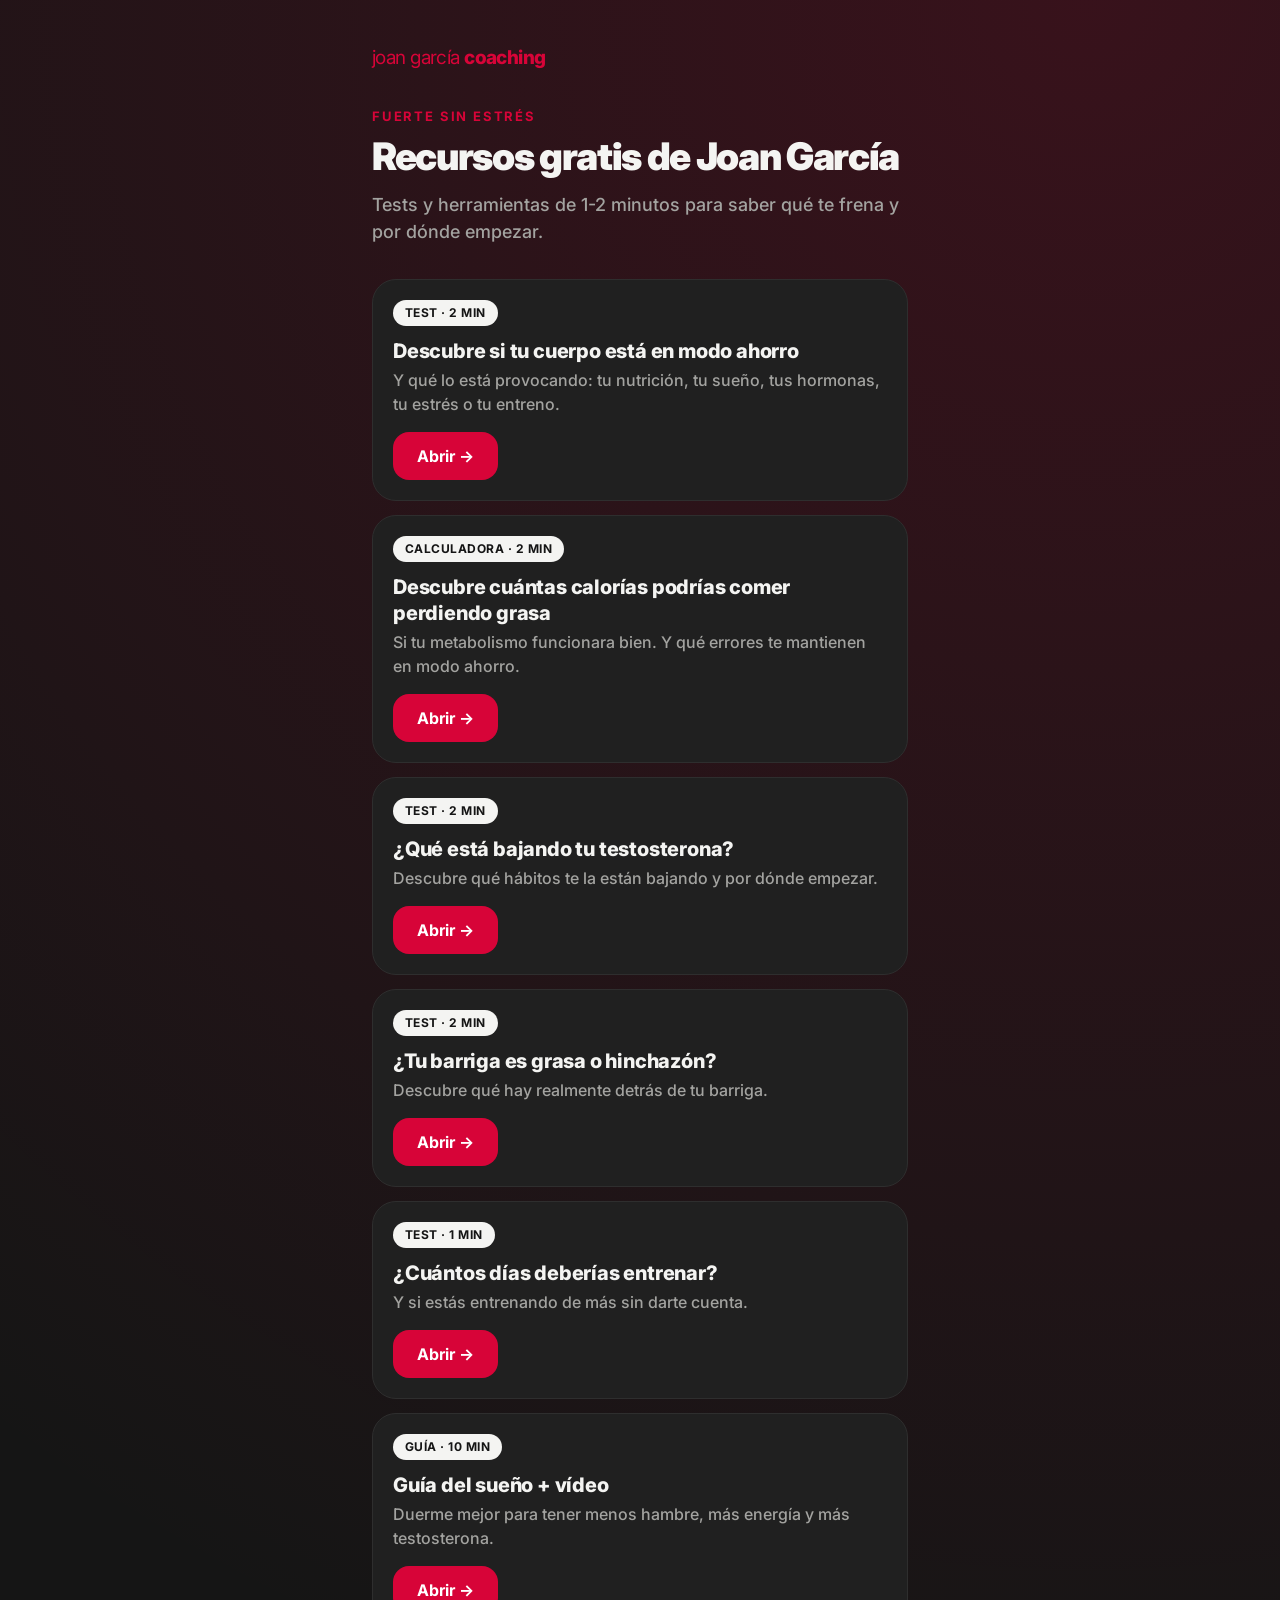
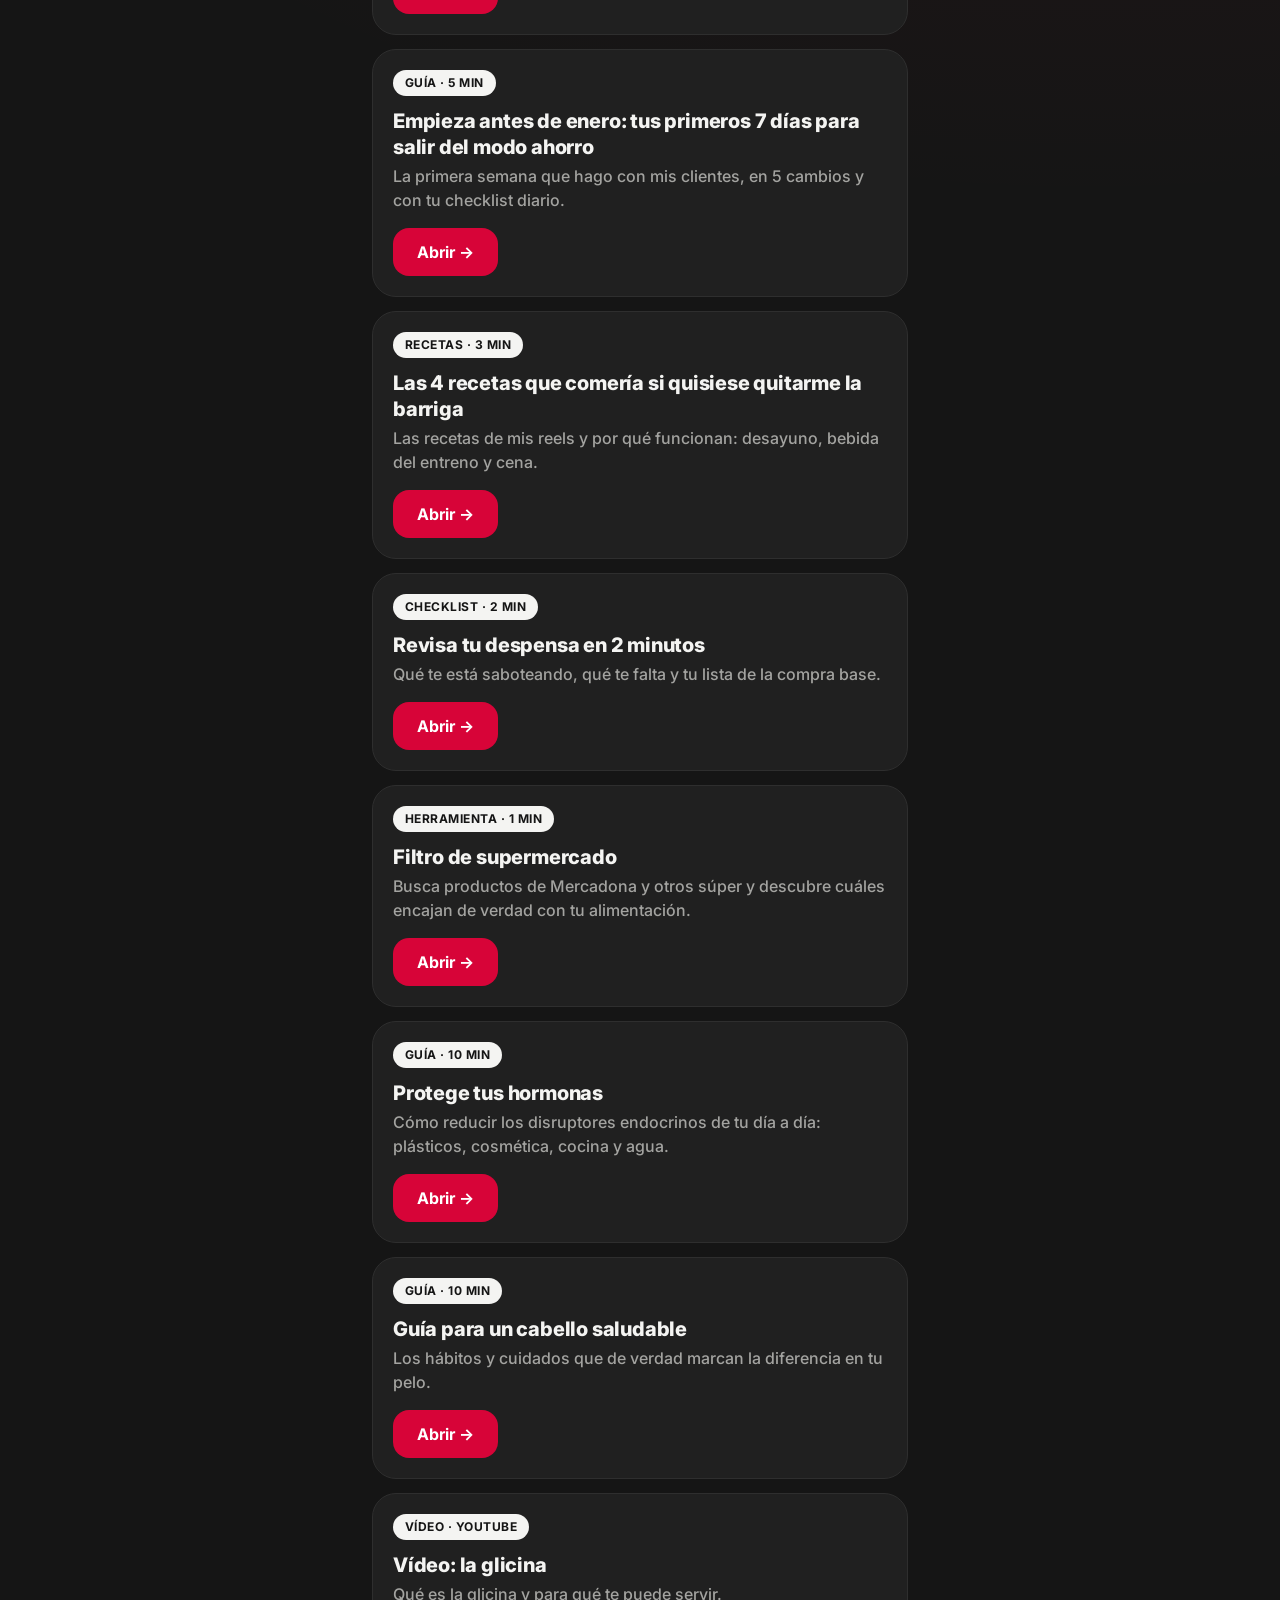
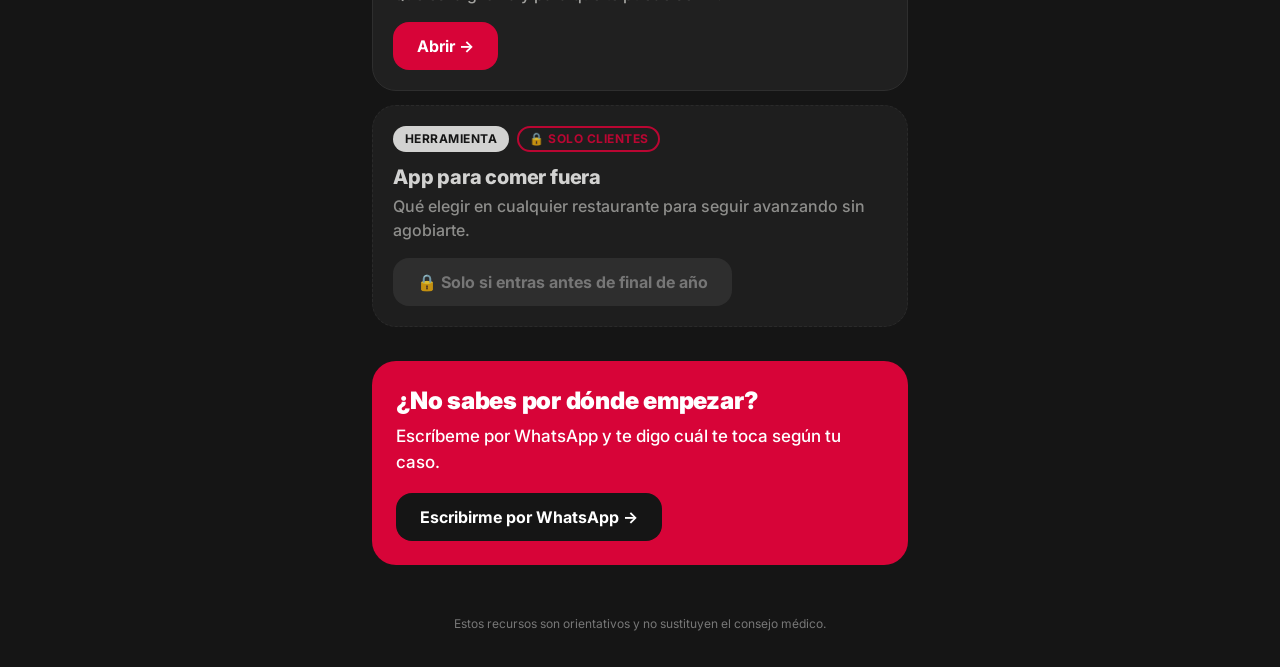
<file: index.html>
<!DOCTYPE html>
<html lang="es">
<head>
<meta charset="UTF-8">
<meta name="viewport" content="width=device-width, initial-scale=1.0">
<title>Recursos gratis de Joan García · Fuerte Sin Estrés</title>
<meta name="description" content="Tests y herramientas de 1-2 minutos para saber qué te frena y por dónde empezar a perder barriga.">
<meta property="og:title" content="Recursos gratis de Joan García">
<meta property="og:description" content="Tests y herramientas de 1-2 minutos para saber qué te frena y por dónde empezar.">
<link rel="preconnect" href="https://fonts.googleapis.com">
<link rel="preconnect" href="https://fonts.gstatic.com" crossorigin>
<link href="https://fonts.googleapis.com/css2?family=Inter:wght@400;500;700;800;900&display=swap" rel="stylesheet">
<style>
  :root{--rojo:#d70438;--fondo:#151515;--card:#202020;--texto:#f4f4f2;--gris:#a3a3a0;--borde:#2e2e2e}
  *{box-sizing:border-box;margin:0;padding:0}
  body{font-family:'Inter',system-ui,sans-serif;background:var(--fondo);color:var(--texto);line-height:1.5;min-height:100vh;background-image:radial-gradient(circle at 85% 0%,rgba(215,4,56,.18),transparent 45%)}
  main{max-width:576px;margin:0 auto;padding:44px 20px 40px}
  .logo{font-size:19px;letter-spacing:-.03em;color:var(--rojo);margin-bottom:34px}
  .logo b{font-weight:800}
  .eyebrow{font-size:13px;font-weight:700;letter-spacing:.14em;text-transform:uppercase;color:var(--rojo)}
  h1{font-size:38px;line-height:1.08;font-weight:900;letter-spacing:-.035em;margin:10px 0 14px}
  .sub{font-size:18px;color:var(--gris);font-weight:500}
  ul{list-style:none;margin-top:34px;display:flex;flex-direction:column;gap:14px}
  li{background:var(--card);border:1px solid var(--borde);border-radius:24px;padding:20px}
  .tags{display:flex;flex-wrap:wrap;gap:8px;font-size:12px;font-weight:700;text-transform:uppercase;letter-spacing:.04em}
  .tag{background:var(--texto);color:var(--fondo);border-radius:999px;padding:4px 12px}
  .tag.pronto{background:transparent;border:2px solid var(--rojo);color:var(--rojo);padding:2px 10px}
  h2{font-size:20px;font-weight:800;line-height:1.3;margin:12px 0 4px;letter-spacing:-.01em}
  li p{color:var(--gris);font-weight:500}
  .btn{display:inline-flex;margin-top:16px;background:var(--rojo);color:#fff;text-decoration:none;font-weight:700;border-radius:16px;padding:12px 24px}
  .btn.off{background:#333;color:#888;pointer-events:none}
  li.bloq{opacity:.85;border-style:dashed}
  .cta{margin-top:34px;background:var(--rojo);border-radius:24px;padding:24px;color:#fff}
  .cta h2{font-size:24px;font-weight:900;margin:0 0 8px}
  .cta p{font-size:17px;font-weight:500}
  .cta a{display:inline-flex;margin-top:18px;background:var(--fondo);color:#fff;text-decoration:none;font-weight:700;border-radius:16px;padding:12px 24px}
  footer{text-align:center;color:#777;font-size:12px;padding:10px 20px 34px;max-width:576px;margin:0 auto}
</style>
</head>
<body>
<main>
  <div class="logo">joan garcía <b>coaching</b></div>
  <p class="eyebrow">Fuerte Sin Estrés</p>
  <h1>Recursos gratis de Joan García</h1>
  <p class="sub">Tests y herramientas de 1-2 minutos para saber qué te frena y por dónde empezar.</p>
  <ul id="lista"></ul>
  <section class="cta">
    <h2>¿No sabes por dónde empezar?</h2>
    <p>Escríbeme por WhatsApp y te digo cuál te toca según tu caso.</p>
    <a href="https://wa.me/34624993458?text=Hola%20Joan%2C%20he%20visto%20tus%20recursos%20gratis%20y%20no%20s%C3%A9%20por%20cu%C3%A1l%20empezar.%20%C2%BFMe%20ayudas%3F" target="_blank" rel="noopener">Escribirme por WhatsApp →</a>
  </section>
</main>
<footer>Estos recursos son orientativos y no sustituyen el consejo médico.</footer>
<script>
/* Para añadir o activar un recurso: edita esta lista. ready:true lo activa. */
var RECURSOS = [
  {t:"Descubre si tu cuerpo está en modo ahorro", d:"Y qué lo está provocando: tu nutrición, tu sueño, tus hormonas, tu estrés o tu entreno.", tipo:"Test", dur:"2 min", href:"modo-ahorro/", ready:true},
  {t:"Descubre cuántas calorías podrías comer perdiendo grasa", d:"Si tu metabolismo funcionara bien. Y qué errores te mantienen en modo ahorro.", tipo:"Calculadora", dur:"2 min", href:"calculadora-metabolismo/", ready:true},
  {t:"¿Qué está bajando tu testosterona?", d:"Descubre qué hábitos te la están bajando y por dónde empezar.", tipo:"Test", dur:"2 min", href:"testosterona/", ready:true},
  {t:"¿Tu barriga es grasa o hinchazón?", d:"Descubre qué hay realmente detrás de tu barriga.", tipo:"Test", dur:"2 min", href:"barriga/", ready:true},
  {t:"¿Cuántos días deberías entrenar?", d:"Y si estás entrenando de más sin darte cuenta.", tipo:"Test", dur:"1 min", href:"entreno/", ready:true},
  {t:"Guía del sueño + vídeo", d:"Duerme mejor para tener menos hambre, más energía y más testosterona.", tipo:"Guía", dur:"10 min", href:"https://docs.google.com/document/d/1EVq0GAdR4msfPABdZkdKIE_HZAp8p59ABGbXJJF3YZ8/view", ready:true},
  {t:"Empieza antes de enero: tus primeros 7 días para salir del modo ahorro", d:"La primera semana que hago con mis clientes, en 5 cambios y con tu checklist diario.", tipo:"Guía", dur:"5 min", href:"enero/", ready:true},
  {t:"Las 4 recetas que comería si quisiese quitarme la barriga", d:"Las recetas de mis reels y por qué funcionan: desayuno, bebida del entreno y cena.", tipo:"Recetas", dur:"3 min", href:"receta/", ready:true},
  {t:"Revisa tu despensa en 2 minutos", d:"Qué te está saboteando, qué te falta y tu lista de la compra base.", tipo:"Checklist", dur:"2 min", href:"despensa/", ready:true},
  {t:"Filtro de supermercado", d:"Busca productos de Mercadona y otros súper y descubre cuáles encajan de verdad con tu alimentación.", tipo:"Herramienta", dur:"1 min", href:"https://tu-compra-con-ciencia.lovable.app", ready:true},
  {t:"Protege tus hormonas", d:"Cómo reducir los disruptores endocrinos de tu día a día: plásticos, cosmética, cocina y agua.", tipo:"Guía", dur:"10 min", href:"https://docs.google.com/document/d/1E8v6GYfmmAzf7pLyBXRNDNHBgAiYm23IIMMJI-45yH8/view", ready:true},
  {t:"Guía para un cabello saludable", d:"Los hábitos y cuidados que de verdad marcan la diferencia en tu pelo.", tipo:"Guía", dur:"10 min", href:"https://docs.google.com/document/d/184kZZfq671dl8fRHa6S9oUYk4Dh78EC7SmVrsFcMmlU/view", ready:true},
  {t:"Vídeo: la glicina", d:"Qué es la glicina y para qué te puede servir.", tipo:"Vídeo", dur:"YouTube", href:"https://youtu.be/yts4vSZKCLY", ready:true},
  /* Bloqueado: cambia el texto de "bloqueo" cuando cambie la condición (ahora: entrar antes de final de año) */
  {t:"App para comer fuera", d:"Qué elegir en cualquier restaurante para seguir avanzando sin agobiarte.", tipo:"Herramienta", dur:"Clientes", bloqueo:"Solo si entras antes de final de año"}
];
var orden = RECURSOS.filter(function(r){return r.ready}).concat(RECURSOS.filter(function(r){return !r.ready && !r.bloqueo})).concat(RECURSOS.filter(function(r){return r.bloqueo}));
document.getElementById('lista').innerHTML = orden.map(function(r){
  var ext = /^https?:/.test(r.href) ? ' target="_blank" rel="noopener"' : '';
  if(r.bloqueo) return '<li class="bloq"><div class="tags"><span class="tag">' + r.tipo + '</span><span class="tag pronto">🔒 Solo clientes</span></div>' +
    '<h2>' + r.t + '</h2><p>' + r.d + '</p><span class="btn off">🔒 ' + r.bloqueo + '</span></li>';
  return '<li><div class="tags"><span class="tag">' + r.tipo + ' · ' + r.dur + '</span>' + (r.ready ? '' : '<span class="tag pronto">Próximamente</span>') + '</div>' +
    '<h2>' + r.t + '</h2><p>' + r.d + '</p>' +
    (r.ready ? '<a class="btn" href="' + r.href + '"' + ext + '>Abrir →</a>' : '<span class="btn off">Abrir</span>') + '</li>';
}).join('');
</script>
</body>
</html>
</file>
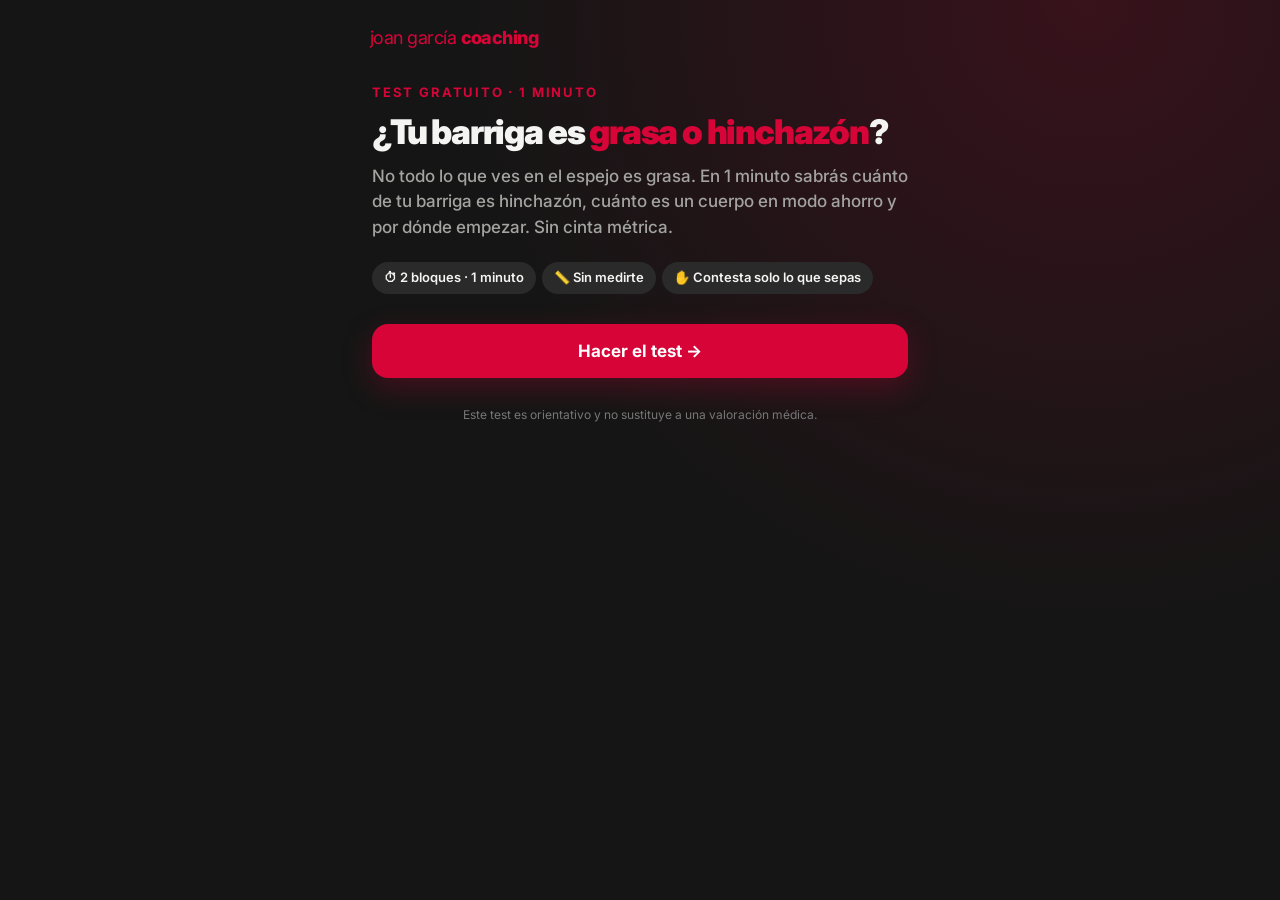
<file: barriga/index.html>
<!DOCTYPE html>
<html lang="es">
<head>
<meta charset="UTF-8">
<meta name="viewport" content="width=device-width, initial-scale=1.0">
<title>¿Tu barriga es grasa o hinchazón? · Test de Joan García</title>
<meta name="description" content="Test gratuito de 1 minuto: descubre qué hay realmente detrás de tu barriga y por dónde empezar.">
<meta property="og:title" content="¿Tu barriga es grasa o hinchazón?">
<meta property="og:description" content="Test gratuito de 1 minuto: descubre qué hay realmente detrás de tu barriga y por dónde empezar.">
<link rel="preconnect" href="https://fonts.googleapis.com">
<link rel="preconnect" href="https://fonts.gstatic.com" crossorigin>
<link href="https://fonts.googleapis.com/css2?family=Inter:wght@400;500;600;700;800;900&display=swap" rel="stylesheet">
<link rel="stylesheet" href="../comun.css">
</head>
<body>
<div class="wrap">
  <div class="top"><div class="logo">joan garcía <b>coaching</b></div></div>

  <section id="intro" class="card intro">
    <p class="eyebrow">Test gratuito · 1 minuto</p>
    <h1>¿Tu barriga es <span>grasa o hinchazón</span>?</h1>
    <p class="sub">No todo lo que ves en el espejo es grasa. En 1 minuto sabrás cuánto de tu barriga es hinchazón, cuánto es un cuerpo en modo ahorro y por dónde empezar. Sin cinta métrica.</p>
    <div style="margin-bottom:22px"><span class="pill">⏱ 2 bloques · 1 minuto</span><span class="pill">📏 Sin medirte</span><span class="pill">✋ Contesta solo lo que sepas</span></div>
    <button class="btn btn-rojo" onclick="JG.empezar()">Hacer el test →</button>
  </section>

  <section id="quiz" class="card oculto">
    <div class="progreso"><div id="barra"></div></div>
    <div class="paso" id="paso"></div>
    <div id="pregunta"></div>
    <div class="error" id="error"></div>
    <button class="btn btn-rojo" id="siguiente" onclick="JG.siguiente()">Siguiente →</button>
    <button class="btn btn-sec" id="atras" onclick="JG.atras()">← Atrás</button>
  </section>

  <section id="cargando" class="card cargando oculto">
    <div class="spinner"></div>
    <h2 id="cargaTxt">Analizando tus respuestas…</h2>
  </section>

  <section id="resultado" class="card oculto"></section>

  <p class="nota">Este test es orientativo y no sustituye a una valoración médica.</p>
</div>

<script src="../comun.js"></script>
<script src="test.js"></script>
</body>
</html>
</file>
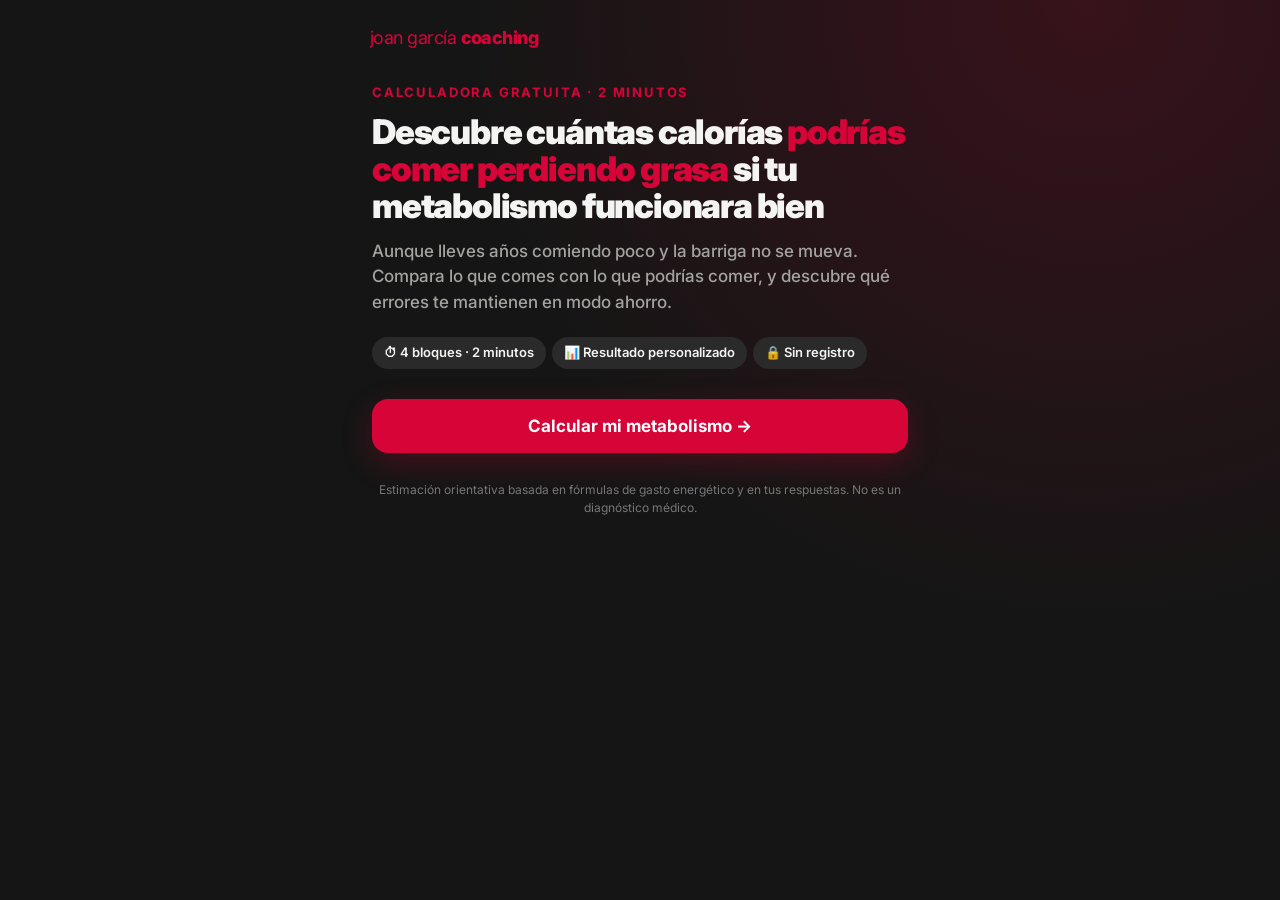
<file: calculadora-metabolismo/index.html>
<!DOCTYPE html>
<html lang="es">
<head>
<meta charset="UTF-8">
<meta name="viewport" content="width=device-width, initial-scale=1.0">
<title>Calculadora metabólica · Joan García Coaching</title>
<meta name="description" content="Calculadora gratuita: descubre cuántas calorías podrías comer perdiendo grasa si tu metabolismo funcionara bien.">
<meta property="og:title" content="¿Cuántas calorías podrías comer perdiendo grasa?">
<meta property="og:description" content="Calculadora gratuita: descubre cuántas calorías podrías comer perdiendo grasa si tu metabolismo funcionara bien.">
<link rel="preconnect" href="https://fonts.googleapis.com">
<link rel="preconnect" href="https://fonts.gstatic.com" crossorigin>
<link href="https://fonts.googleapis.com/css2?family=Inter:wght@400;500;600;700;800;900&display=swap" rel="stylesheet">
<link rel="stylesheet" href="../comun.css">
</head>
<body>
<div class="wrap">
  <div class="top"><div class="logo">joan garcía <b>coaching</b></div></div>

  <section id="intro" class="card intro">
    <p class="eyebrow">Calculadora gratuita · 2 minutos</p>
    <h1>Descubre cuántas calorías <span>podrías comer perdiendo grasa</span> si tu metabolismo funcionara bien</h1>
    <p class="sub">Aunque lleves años comiendo poco y la barriga no se mueva. Compara lo que comes con lo que podrías comer, y descubre qué errores te mantienen en modo ahorro.</p>
    <div style="margin-bottom:22px"><span class="pill">⏱ 4 bloques · 2 minutos</span><span class="pill">📊 Resultado personalizado</span><span class="pill">🔒 Sin registro</span></div>
    <button class="btn btn-rojo" onclick="JG.empezar()">Calcular mi metabolismo →</button>
  </section>

  <section id="quiz" class="card oculto">
    <div class="progreso"><div id="barra"></div></div>
    <div class="paso" id="paso"></div>
    <div id="pregunta"></div>
    <div class="error" id="error"></div>
    <button class="btn btn-rojo" id="siguiente" onclick="JG.siguiente()">Siguiente →</button>
    <button class="btn btn-sec" id="atras" onclick="JG.atras()">← Atrás</button>
  </section>

  <section id="cargando" class="card cargando oculto">
    <div class="spinner"></div>
    <h2 id="cargaTxt">Analizando tus respuestas…</h2>
  </section>

  <section id="resultado" class="card oculto"></section>

  <p class="nota">Estimación orientativa basada en fórmulas de gasto energético y en tus respuestas. No es un diagnóstico médico.</p>
</div>

<script src="../comun.js"></script>
<script src="test.js"></script>
</body>
</html>
</file>
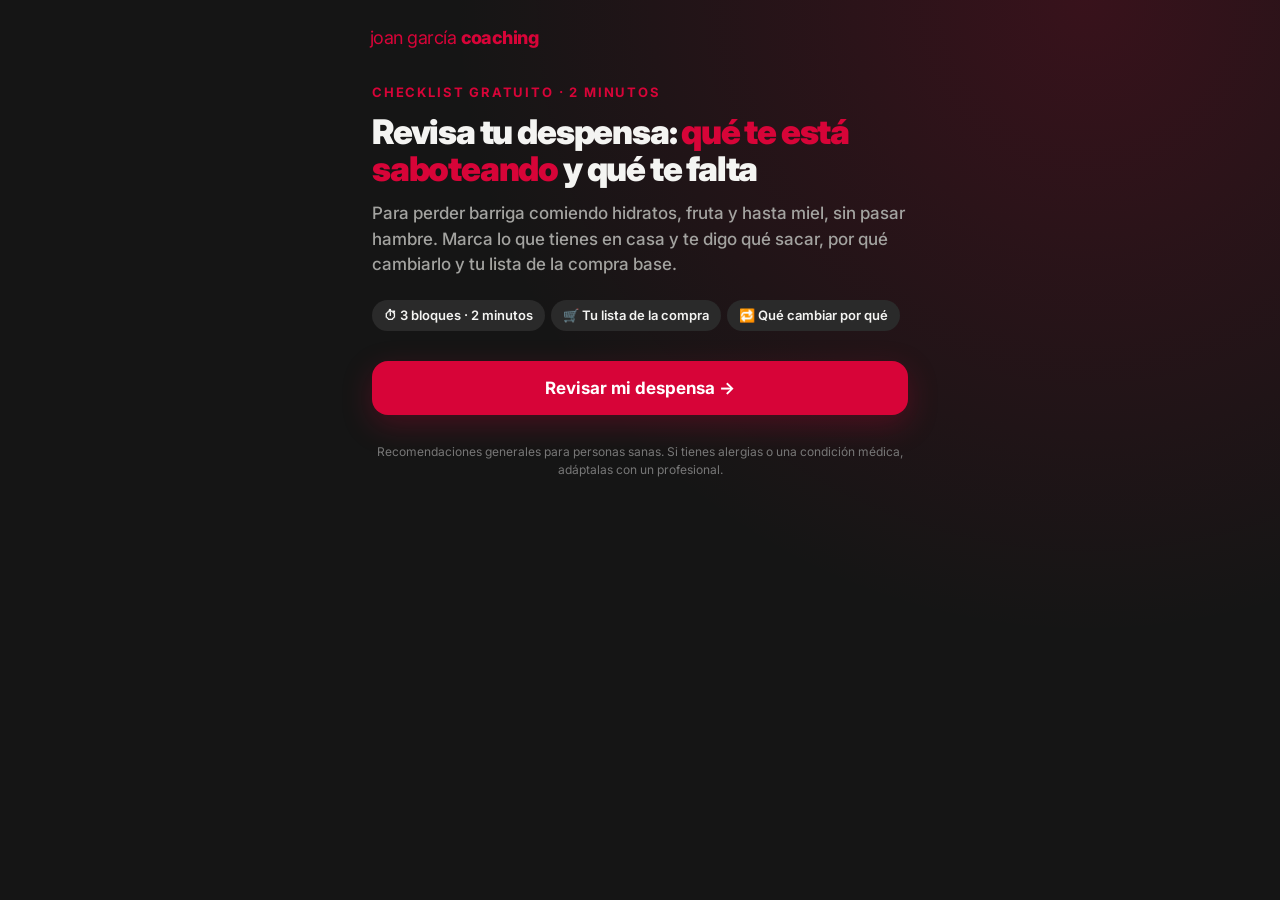
<file: despensa/index.html>
<!DOCTYPE html>
<html lang="es">
<head>
<meta charset="UTF-8">
<meta name="viewport" content="width=device-width, initial-scale=1.0">
<title>Revisa tu despensa en 2 minutos · Joan García</title>
<meta name="description" content="Checklist gratuito: qué hay en tu cocina que te sabotea y qué te falta para perder barriga comiendo hidratos.">
<meta property="og:title" content="Revisa tu despensa en 2 minutos">
<meta property="og:description" content="Checklist gratuito: qué hay en tu cocina que te sabotea y qué te falta para perder barriga comiendo hidratos.">
<link rel="preconnect" href="https://fonts.googleapis.com">
<link rel="preconnect" href="https://fonts.gstatic.com" crossorigin>
<link href="https://fonts.googleapis.com/css2?family=Inter:wght@400;500;600;700;800;900&display=swap" rel="stylesheet">
<link rel="stylesheet" href="../comun.css">
</head>
<body>
<div class="wrap">
  <div class="top"><div class="logo">joan garcía <b>coaching</b></div></div>

  <section id="intro" class="card intro">
    <p class="eyebrow">Checklist gratuito · 2 minutos</p>
    <h1>Revisa tu despensa: <span>qué te está saboteando</span> y qué te falta</h1>
    <p class="sub">Para perder barriga comiendo hidratos, fruta y hasta miel, sin pasar hambre. Marca lo que tienes en casa y te digo qué sacar, por qué cambiarlo y tu lista de la compra base.</p>
    <div style="margin-bottom:22px"><span class="pill">⏱ 3 bloques · 2 minutos</span><span class="pill">🛒 Tu lista de la compra</span><span class="pill">🔁 Qué cambiar por qué</span></div>
    <button class="btn btn-rojo" onclick="JG.empezar()">Revisar mi despensa →</button>
  </section>

  <section id="quiz" class="card oculto">
    <div class="progreso"><div id="barra"></div></div>
    <div class="paso" id="paso"></div>
    <div id="pregunta"></div>
    <div class="error" id="error"></div>
    <button class="btn btn-rojo" id="siguiente" onclick="JG.siguiente()">Siguiente →</button>
    <button class="btn btn-sec" id="atras" onclick="JG.atras()">← Atrás</button>
  </section>

  <section id="cargando" class="card cargando oculto">
    <div class="spinner"></div>
    <h2 id="cargaTxt">Analizando tus respuestas…</h2>
  </section>

  <section id="resultado" class="card oculto"></section>

  <p class="nota">Recomendaciones generales para personas sanas. Si tienes alergias o una condición médica, adáptalas con un profesional.</p>
</div>

<script src="../comun.js"></script>
<script src="test.js"></script>
</body>
</html>
</file>
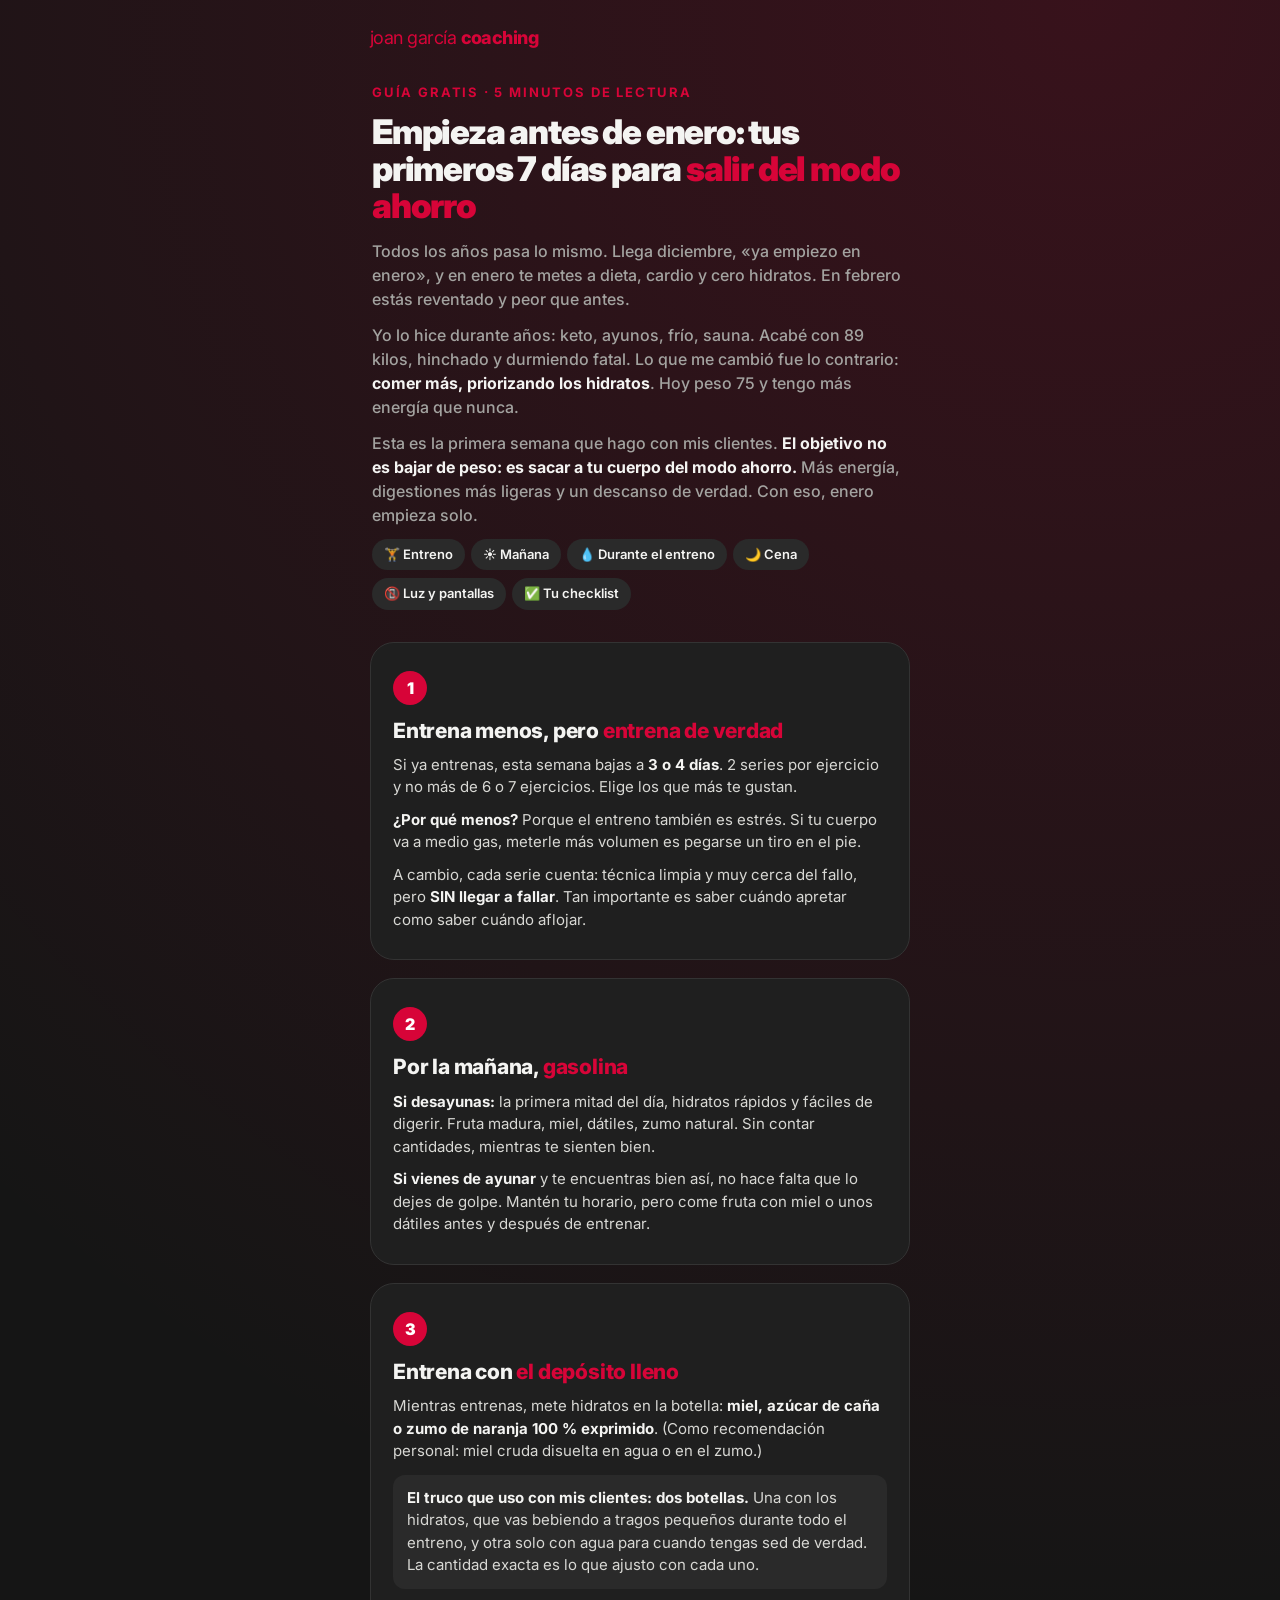
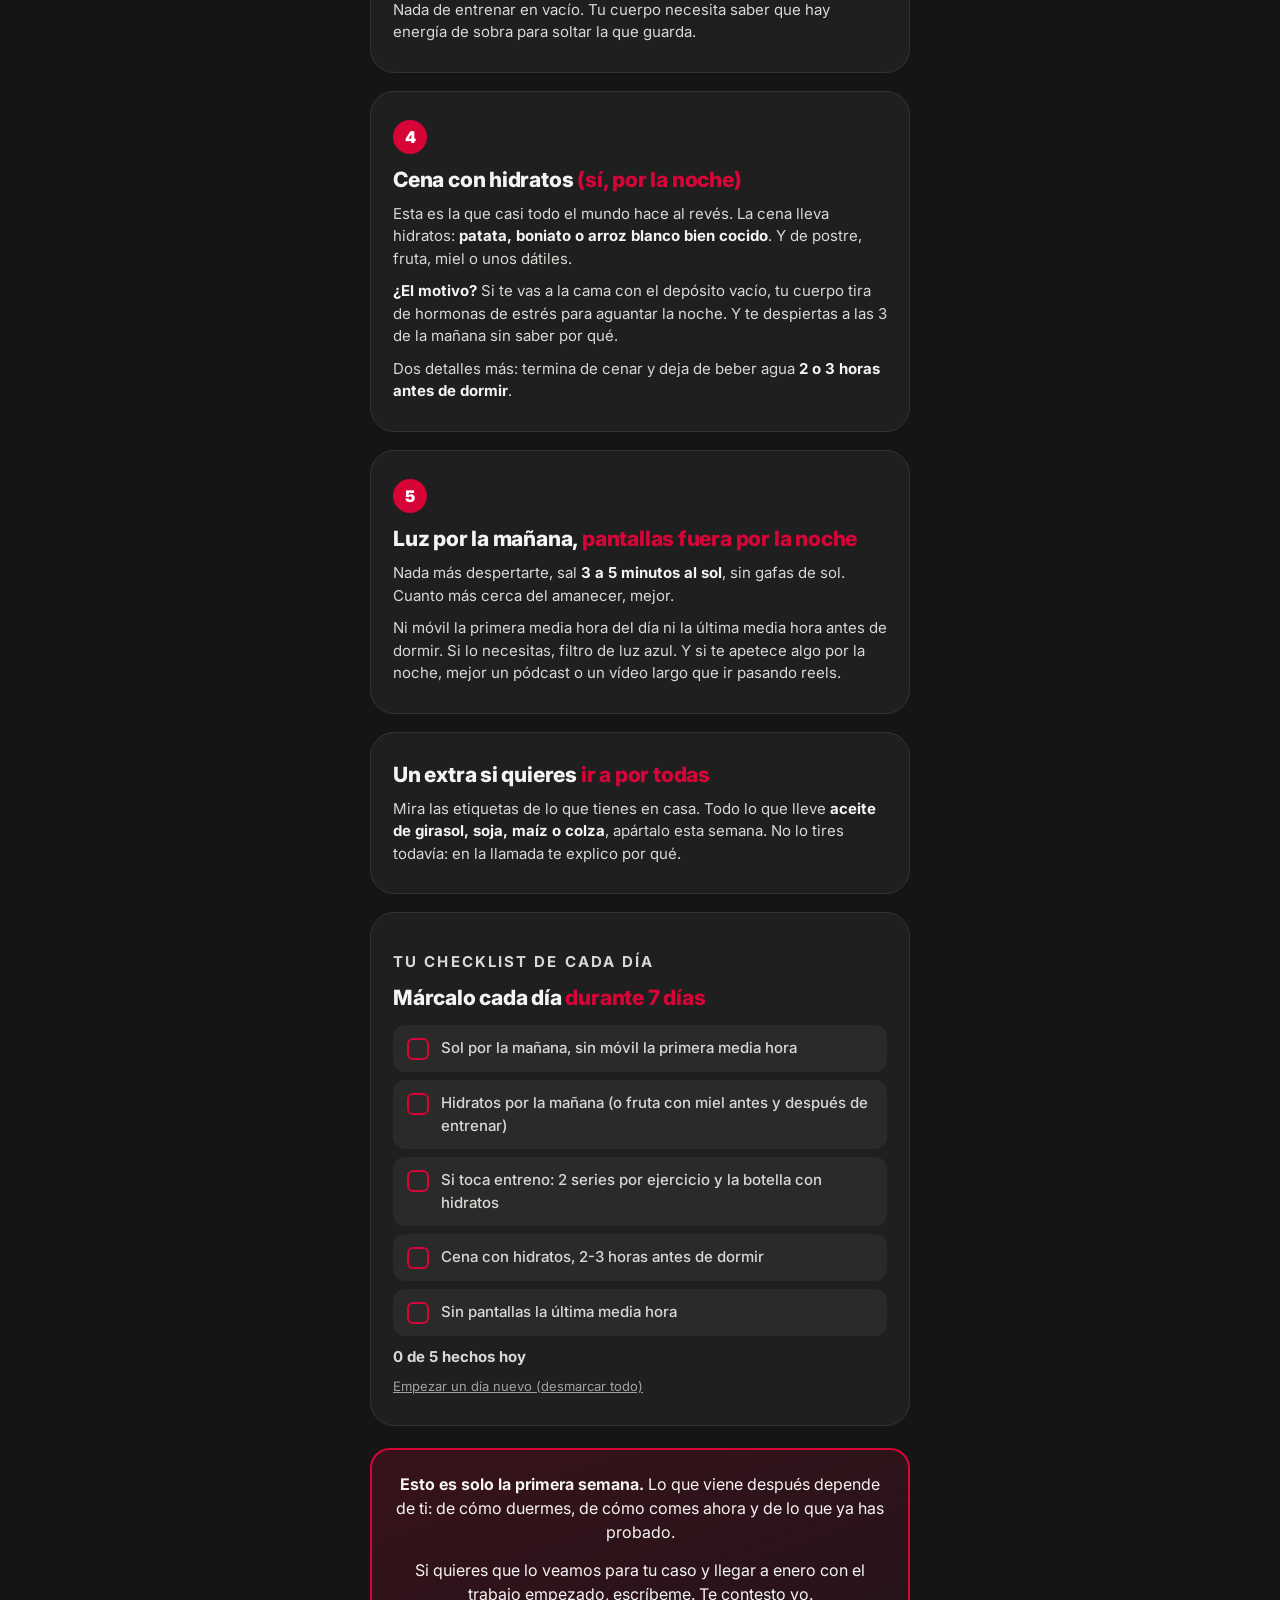
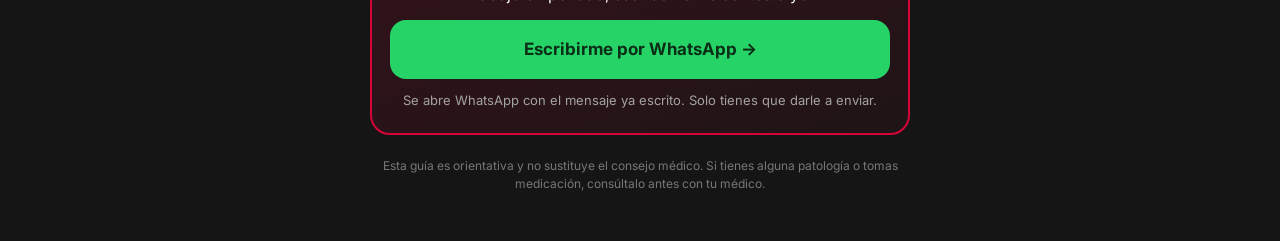
<file: enero/index.html>
<!DOCTYPE html>
<html lang="es">
<head>
<meta charset="UTF-8">
<meta name="viewport" content="width=device-width, initial-scale=1.0">
<title>Empieza antes de enero: tus primeros 7 días para salir del modo ahorro · Joan García</title>
<meta name="description" content="La primera semana que hago con mis clientes: 5 cambios para salir del modo ahorro antes de enero, sin dieta ni cardio.">
<meta property="og:title" content="Empieza antes de enero: tus primeros 7 días para salir del modo ahorro">
<meta property="og:description" content="La primera semana que hago con mis clientes, en 5 cambios.">
<link rel="preconnect" href="https://fonts.googleapis.com">
<link rel="preconnect" href="https://fonts.gstatic.com" crossorigin>
<link href="https://fonts.googleapis.com/css2?family=Inter:wght@400;500;600;700;800;900&display=swap" rel="stylesheet">
<link rel="stylesheet" href="../comun.css">
<style>
  .entrada p:not(.eyebrow){color:var(--gris);font-size:16px;font-weight:500;margin-bottom:12px}
  .entrada p b{color:var(--texto)}
  .indice{display:flex;flex-wrap:wrap;margin-top:6px}
  .indice a{text-decoration:none}
  .punto{margin-top:18px}
  .punto .num{display:inline-flex;width:34px;height:34px;border-radius:50%;background:var(--rojo);color:#fff;font-weight:900;align-items:center;justify-content:center;margin-bottom:12px}
  .punto h2{margin-bottom:10px}
  .punto p{font-size:15px;color:#d8d8d4;margin-top:10px}
  .punto p b{color:var(--texto)}
  .truco{background:var(--card2);border-radius:12px;padding:12px 14px;font-size:15px;color:#d8d8d4;margin-top:12px}
  .truco b{color:var(--texto)}
  .check-lista{list-style:none;display:flex;flex-direction:column;gap:8px;margin-top:14px}
  .check-lista label{display:flex;gap:12px;align-items:flex-start;background:var(--card2);border-radius:12px;padding:12px 14px;font-size:15px;font-weight:500;color:#d8d8d4;cursor:pointer}
  .check-lista input{appearance:none;-webkit-appearance:none;flex:0 0 22px;width:22px;height:22px;border:2px solid var(--rojo);border-radius:6px;margin-top:1px;display:grid;place-content:center;cursor:pointer}
  .check-lista input:checked{background:var(--rojo)}
  .check-lista input:checked::after{content:"✓";color:#fff;font-weight:900;font-size:14px}
  .check-lista input:checked + span{color:var(--gris);text-decoration:line-through}
  .contador{font-size:14px;font-weight:700;color:var(--rojo);margin-top:12px}
  .borrar{background:none;border:none;color:var(--gris);font:inherit;font-size:13px;text-decoration:underline;cursor:pointer;margin-top:8px;padding:0}
</style>
</head>
<body>
<div class="wrap">
  <div class="top"><div class="logo">joan garcía <b>coaching</b></div></div>

  <section class="card intro entrada">
    <p class="eyebrow">Guía gratis · 5 minutos de lectura</p>
    <h1>Empieza antes de enero: tus primeros 7 días para <span>salir del modo ahorro</span></h1>
    <p>Todos los años pasa lo mismo. Llega diciembre, «ya empiezo en enero», y en enero te metes a dieta, cardio y cero hidratos. En febrero estás reventado y peor que antes.</p>
    <p>Yo lo hice durante años: keto, ayunos, frío, sauna. Acabé con 89 kilos, hinchado y durmiendo fatal. Lo que me cambió fue lo contrario: <b>comer más, priorizando los hidratos</b>. Hoy peso 75 y tengo más energía que nunca.</p>
    <p>Esta es la primera semana que hago con mis clientes. <b>El objetivo no es bajar de peso: es sacar a tu cuerpo del modo ahorro.</b> Más energía, digestiones más ligeras y un descanso de verdad. Con eso, enero empieza solo.</p>
    <div class="indice">
      <a class="pill" href="#p1">🏋️ Entreno</a>
      <a class="pill" href="#p2">☀️ Mañana</a>
      <a class="pill" href="#p3">💧 Durante el entreno</a>
      <a class="pill" href="#p4">🌙 Cena</a>
      <a class="pill" href="#p5">📵 Luz y pantallas</a>
      <a class="pill" href="#lista">✅ Tu checklist</a>
    </div>
  </section>

  <section class="card punto" id="p1">
    <span class="num">1</span>
    <h2>Entrena menos, pero <span class="rojo">entrena de verdad</span></h2>
    <p>Si ya entrenas, esta semana bajas a <b>3 o 4 días</b>. 2 series por ejercicio y no más de 6 o 7 ejercicios. Elige los que más te gustan.</p>
    <p><b>¿Por qué menos?</b> Porque el entreno también es estrés. Si tu cuerpo va a medio gas, meterle más volumen es pegarse un tiro en el pie.</p>
    <p>A cambio, cada serie cuenta: técnica limpia y muy cerca del fallo, pero <b>SIN llegar a fallar</b>. Tan importante es saber cuándo apretar como saber cuándo aflojar.</p>
  </section>

  <section class="card punto" id="p2">
    <span class="num">2</span>
    <h2>Por la mañana, <span class="rojo">gasolina</span></h2>
    <p><b>Si desayunas:</b> la primera mitad del día, hidratos rápidos y fáciles de digerir. Fruta madura, miel, dátiles, zumo natural. Sin contar cantidades, mientras te sienten bien.</p>
    <p><b>Si vienes de ayunar</b> y te encuentras bien así, no hace falta que lo dejes de golpe. Mantén tu horario, pero come fruta con miel o unos dátiles antes y después de entrenar.</p>
  </section>

  <section class="card punto" id="p3">
    <span class="num">3</span>
    <h2>Entrena con <span class="rojo">el depósito lleno</span></h2>
    <p>Mientras entrenas, mete hidratos en la botella: <b>miel, azúcar de caña o zumo de naranja 100 % exprimido</b>. (Como recomendación personal: miel cruda disuelta en agua o en el zumo.)</p>
    <div class="truco"><b>El truco que uso con mis clientes: dos botellas.</b> Una con los hidratos, que vas bebiendo a tragos pequeños durante todo el entreno, y otra solo con agua para cuando tengas sed de verdad. La cantidad exacta es lo que ajusto con cada uno.</div>
    <p>Nada de entrenar en vacío. Tu cuerpo necesita saber que hay energía de sobra para soltar la que guarda.</p>
  </section>

  <section class="card punto" id="p4">
    <span class="num">4</span>
    <h2>Cena con hidratos <span class="rojo">(sí, por la noche)</span></h2>
    <p>Esta es la que casi todo el mundo hace al revés. La cena lleva hidratos: <b>patata, boniato o arroz blanco bien cocido</b>. Y de postre, fruta, miel o unos dátiles.</p>
    <p><b>¿El motivo?</b> Si te vas a la cama con el depósito vacío, tu cuerpo tira de hormonas de estrés para aguantar la noche. Y te despiertas a las 3 de la mañana sin saber por qué.</p>
    <p>Dos detalles más: termina de cenar y deja de beber agua <b>2 o 3 horas antes de dormir</b>.</p>
  </section>

  <section class="card punto" id="p5">
    <span class="num">5</span>
    <h2>Luz por la mañana, <span class="rojo">pantallas fuera por la noche</span></h2>
    <p>Nada más despertarte, sal <b>3 a 5 minutos al sol</b>, sin gafas de sol. Cuanto más cerca del amanecer, mejor.</p>
    <p>Ni móvil la primera media hora del día ni la última media hora antes de dormir. Si lo necesitas, filtro de luz azul. Y si te apetece algo por la noche, mejor un pódcast o un vídeo largo que ir pasando reels.</p>
  </section>

  <section class="card punto">
    <h2>Un extra si quieres <span class="rojo">ir a por todas</span></h2>
    <p>Mira las etiquetas de lo que tienes en casa. Todo lo que lleve <b>aceite de girasol, soja, maíz o colza</b>, apártalo esta semana. No lo tires todavía: en la llamada te explico por qué.</p>
  </section>

  <section class="card punto" id="lista">
    <p class="eyebrow">Tu checklist de cada día</p>
    <h2>Márcalo cada día <span class="rojo">durante 7 días</span></h2>
    <ul class="check-lista" id="checks"></ul>
    <p class="contador" id="contador"></p>
    <button type="button" class="borrar" id="borrar">Empezar un día nuevo (desmarcar todo)</button>
  </section>

  <section class="cta" style="margin-top:22px">
    <p><b>Esto es solo la primera semana.</b> Lo que viene después depende de ti: de cómo duermes, de cómo comes ahora y de lo que ya has probado.</p>
    <p>Si quieres que lo veamos para tu caso y llegar a enero con el trabajo empezado, escríbeme. Te contesto yo.</p>
    <a class="btn btn-wa" id="wa" target="_blank" rel="noopener" href="#">Escribirme por WhatsApp →</a>
    <small>Se abre WhatsApp con el mensaje ya escrito. Solo tienes que darle a enviar.</small>
  </section>

  <p class="nota">Esta guía es orientativa y no sustituye el consejo médico. Si tienes alguna patología o tomas medicación, consúltalo antes con tu médico.</p>
</div>

<script src="../comun.js"></script>
<script>
  document.getElementById('wa').href = JG.urlWhatsApp('Hola Joan, he leído la guía ENERO y quiero empezar antes de enero. ¿Lo vemos para mi caso?');

  // Checklist: se guarda en el propio móvil (nada se envía)
  var TAREAS = [
    'Sol por la mañana, sin móvil la primera media hora',
    'Hidratos por la mañana (o fruta con miel antes y después de entrenar)',
    'Si toca entreno: 2 series por ejercicio y la botella con hidratos',
    'Cena con hidratos, 2-3 horas antes de dormir',
    'Sin pantallas la última media hora'
  ];
  var CLAVE = 'jg-enero-checks';
  function leer(){ try { return JSON.parse(localStorage.getItem(CLAVE)) || []; } catch(e){ return []; } }
  function guardar(v){ try { localStorage.setItem(CLAVE, JSON.stringify(v)); } catch(e){} }
  function pintar(){
    var hechos = leer();
    document.getElementById('checks').innerHTML = TAREAS.map(function(t, i){
      return '<li><label><input type="checkbox" data-i="' + i + '"' + (hechos[i] ? ' checked' : '') + '><span>' + t + '</span></label></li>';
    }).join('');
    var n = hechos.filter(Boolean).length;
    document.getElementById('contador').textContent = n === TAREAS.length ? '¡Día completo! 💪' : n + ' de ' + TAREAS.length + ' hechos hoy';
  }
  document.getElementById('checks').addEventListener('change', function(e){
    var v = leer(); v[+e.target.getAttribute('data-i')] = e.target.checked; guardar(v); pintar();
  });
  document.getElementById('borrar').addEventListener('click', function(){ guardar([]); pintar(); });
  pintar();

  // Solo cuenta visitas en la web publicada, no en las pruebas en el ordenador
  if (location.hostname === 'recursos.joangarciacoaching.com') JG.evento('enero', 'inicio');
</script>
</body>
</html>
</file>
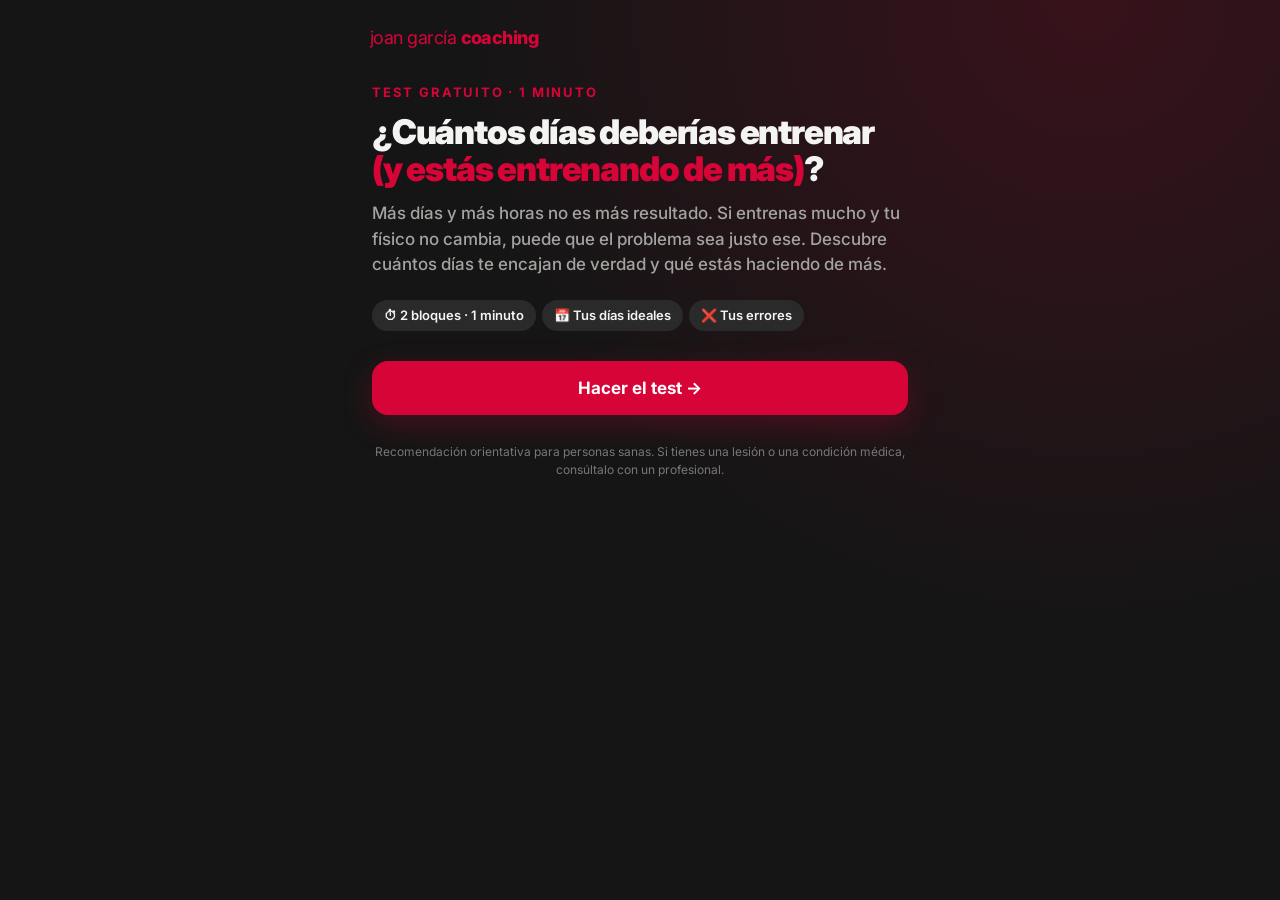
<file: entreno/index.html>
<!DOCTYPE html>
<html lang="es">
<head>
<meta charset="UTF-8">
<meta name="viewport" content="width=device-width, initial-scale=1.0">
<title>¿Cuántos días deberías entrenar? · Test de Joan García</title>
<meta name="description" content="Test gratuito de 1 minuto: descubre cuántos días deberías entrenar y si estás entrenando de más.">
<meta property="og:title" content="¿Cuántos días deberías entrenar?">
<meta property="og:description" content="Test gratuito de 1 minuto: descubre cuántos días deberías entrenar y si estás entrenando de más.">
<link rel="preconnect" href="https://fonts.googleapis.com">
<link rel="preconnect" href="https://fonts.gstatic.com" crossorigin>
<link href="https://fonts.googleapis.com/css2?family=Inter:wght@400;500;600;700;800;900&display=swap" rel="stylesheet">
<link rel="stylesheet" href="../comun.css">
</head>
<body>
<div class="wrap">
  <div class="top"><div class="logo">joan garcía <b>coaching</b></div></div>

  <section id="intro" class="card intro">
    <p class="eyebrow">Test gratuito · 1 minuto</p>
    <h1>¿Cuántos días deberías entrenar <span>(y estás entrenando de más)</span>?</h1>
    <p class="sub">Más días y más horas no es más resultado. Si entrenas mucho y tu físico no cambia, puede que el problema sea justo ese. Descubre cuántos días te encajan de verdad y qué estás haciendo de más.</p>
    <div style="margin-bottom:22px"><span class="pill">⏱ 2 bloques · 1 minuto</span><span class="pill">📅 Tus días ideales</span><span class="pill">❌ Tus errores</span></div>
    <button class="btn btn-rojo" onclick="JG.empezar()">Hacer el test →</button>
  </section>

  <section id="quiz" class="card oculto">
    <div class="progreso"><div id="barra"></div></div>
    <div class="paso" id="paso"></div>
    <div id="pregunta"></div>
    <div class="error" id="error"></div>
    <button class="btn btn-rojo" id="siguiente" onclick="JG.siguiente()">Siguiente →</button>
    <button class="btn btn-sec" id="atras" onclick="JG.atras()">← Atrás</button>
  </section>

  <section id="cargando" class="card cargando oculto">
    <div class="spinner"></div>
    <h2 id="cargaTxt">Analizando tus respuestas…</h2>
  </section>

  <section id="resultado" class="card oculto"></section>

  <p class="nota">Recomendación orientativa para personas sanas. Si tienes una lesión o una condición médica, consúltalo con un profesional.</p>
</div>

<script src="../comun.js"></script>
<script src="test.js"></script>
</body>
</html>
</file>
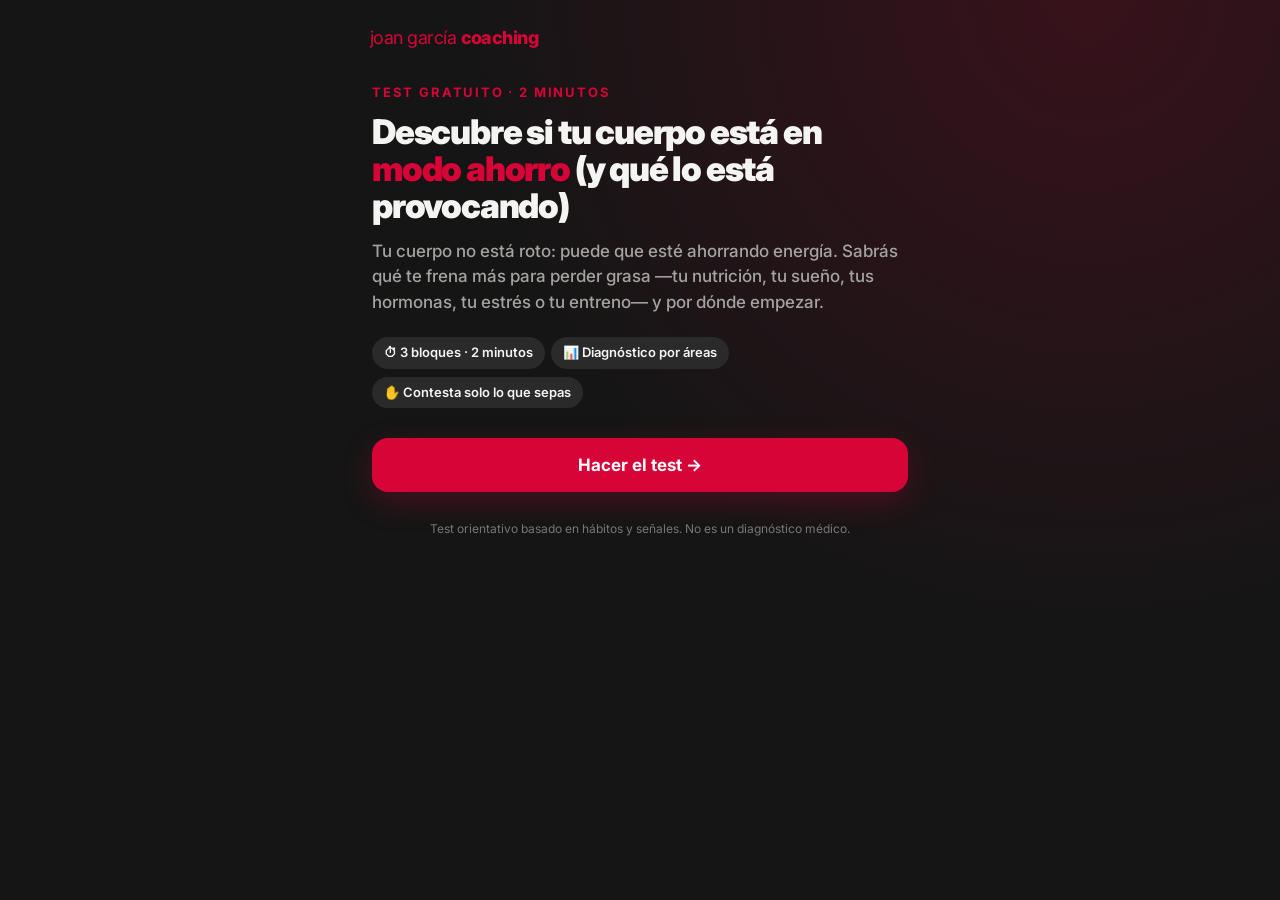
<file: modo-ahorro/index.html>
<!DOCTYPE html>
<html lang="es">
<head>
<meta charset="UTF-8">
<meta name="viewport" content="width=device-width, initial-scale=1.0">
<title>¿Tu cuerpo está en modo ahorro? · Test de Joan García</title>
<meta name="description" content="Test gratuito de 2 minutos: descubre si tu cuerpo está en modo ahorro y qué lo está provocando.">
<meta property="og:title" content="¿Tu cuerpo está en modo ahorro?">
<meta property="og:description" content="Test gratuito de 2 minutos: descubre si tu cuerpo está en modo ahorro y qué lo está provocando.">
<link rel="preconnect" href="https://fonts.googleapis.com">
<link rel="preconnect" href="https://fonts.gstatic.com" crossorigin>
<link href="https://fonts.googleapis.com/css2?family=Inter:wght@400;500;600;700;800;900&display=swap" rel="stylesheet">
<link rel="stylesheet" href="../comun.css">
</head>
<body>
<div class="wrap">
  <div class="top"><div class="logo">joan garcía <b>coaching</b></div></div>

  <section id="intro" class="card intro">
    <p class="eyebrow">Test gratuito · 2 minutos</p>
    <h1>Descubre si tu cuerpo está en <span>modo ahorro</span> (y qué lo está provocando)</h1>
    <p class="sub">Tu cuerpo no está roto: puede que esté ahorrando energía. Sabrás qué te frena más para perder grasa —tu nutrición, tu sueño, tus hormonas, tu estrés o tu entreno— y por dónde empezar.</p>
    <div style="margin-bottom:22px"><span class="pill">⏱ 3 bloques · 2 minutos</span><span class="pill">📊 Diagnóstico por áreas</span><span class="pill">✋ Contesta solo lo que sepas</span></div>
    <button class="btn btn-rojo" onclick="JG.empezar()">Hacer el test →</button>
  </section>

  <section id="quiz" class="card oculto">
    <div class="progreso"><div id="barra"></div></div>
    <div class="paso" id="paso"></div>
    <div id="pregunta"></div>
    <div class="error" id="error"></div>
    <button class="btn btn-rojo" id="siguiente" onclick="JG.siguiente()">Siguiente →</button>
    <button class="btn btn-sec" id="atras" onclick="JG.atras()">← Atrás</button>
  </section>

  <section id="cargando" class="card cargando oculto">
    <div class="spinner"></div>
    <h2 id="cargaTxt">Analizando tus respuestas…</h2>
  </section>

  <section id="resultado" class="card oculto"></section>

  <p class="nota">Test orientativo basado en hábitos y señales. No es un diagnóstico médico.</p>
</div>

<script src="../comun.js"></script>
<script src="test.js"></script>
</body>
</html>
</file>
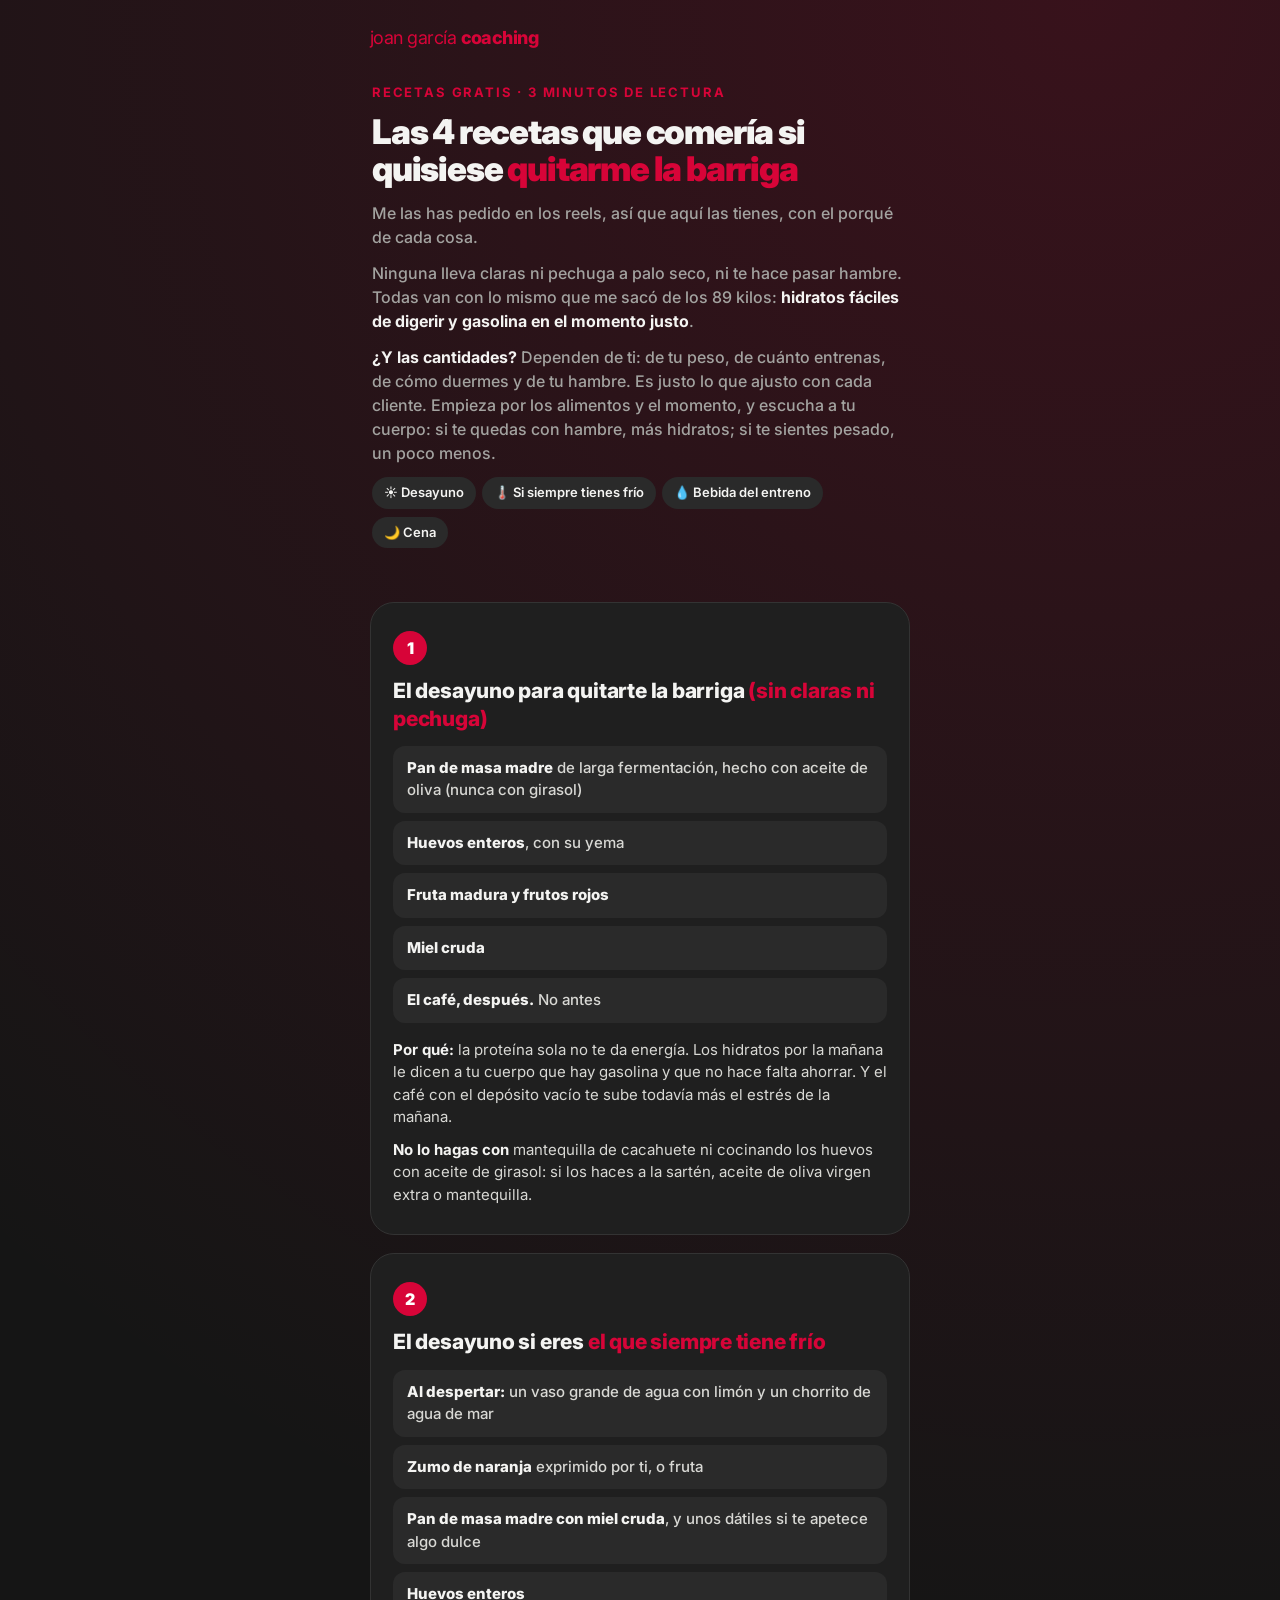
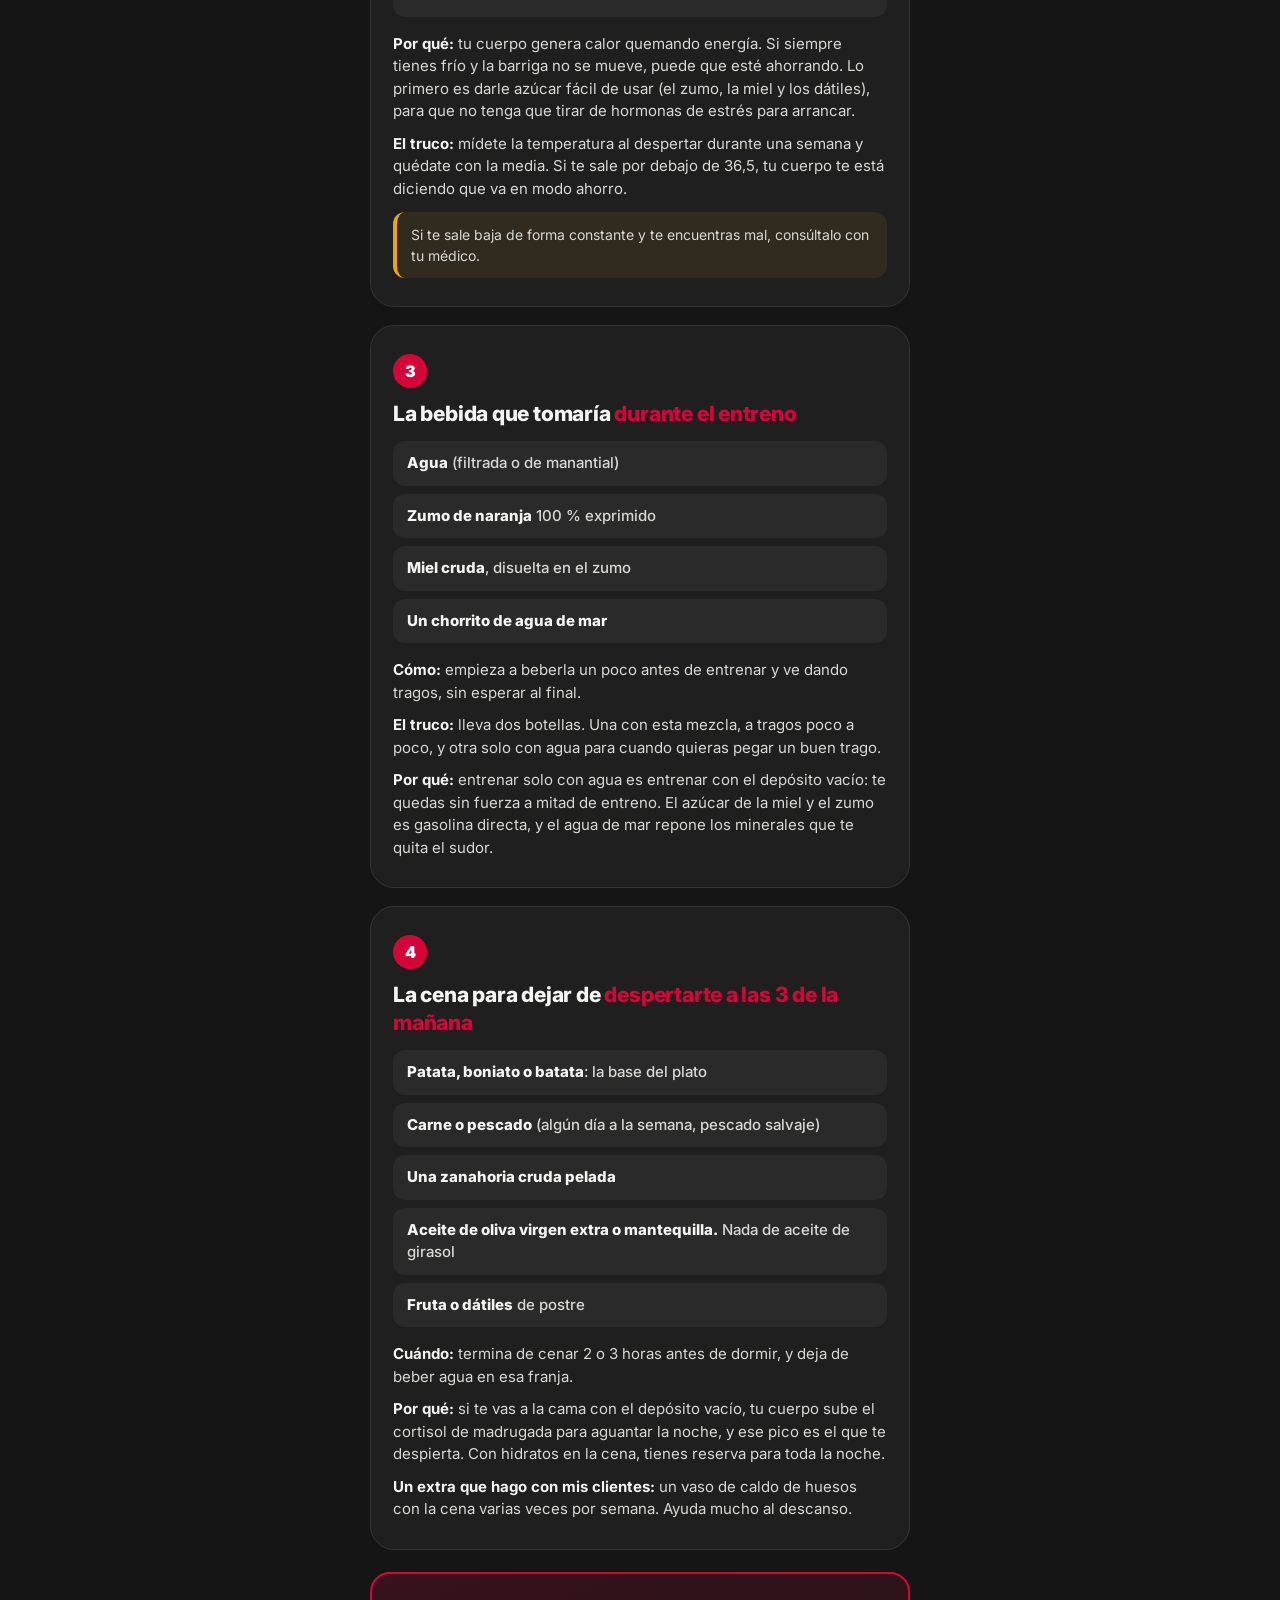
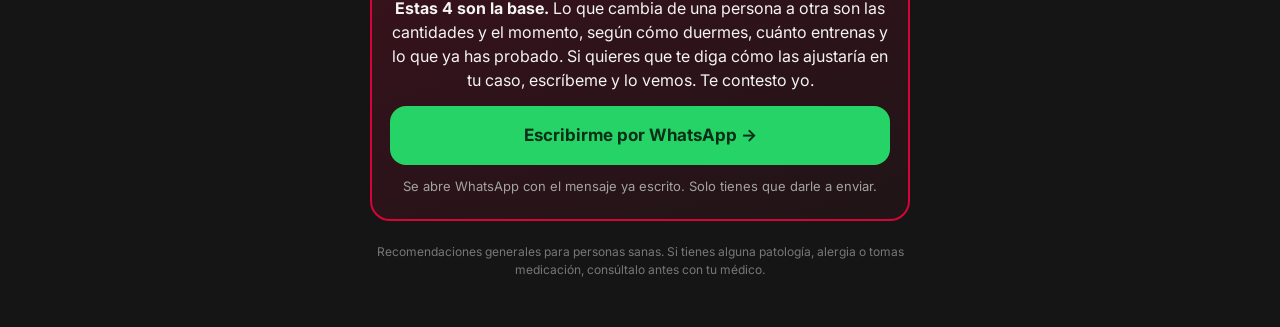
<file: receta/index.html>
<!DOCTYPE html>
<html lang="es">
<head>
<meta charset="UTF-8">
<meta name="viewport" content="width=device-width, initial-scale=1.0">
<title>Las 4 recetas que comería si quisiese quitarme la barriga · Joan García</title>
<meta name="description" content="Desayuno, desayuno para el que siempre tiene frío, bebida del entreno y cena: las 4 recetas de mis reels y por qué funcionan.">
<meta property="og:title" content="Las 4 recetas que comería si quisiese quitarme la barriga">
<meta property="og:description" content="Las recetas de mis reels y por qué funcionan.">
<link rel="preconnect" href="https://fonts.googleapis.com">
<link rel="preconnect" href="https://fonts.gstatic.com" crossorigin>
<link href="https://fonts.googleapis.com/css2?family=Inter:wght@400;500;600;700;800;900&display=swap" rel="stylesheet">
<link rel="stylesheet" href="../comun.css">
<style>
  .indice{display:flex;flex-wrap:wrap;gap:0;margin-bottom:22px}
  .indice a{text-decoration:none}
  .receta{margin-top:18px}
  .receta .num{display:inline-flex;width:34px;height:34px;border-radius:50%;background:var(--rojo);color:#fff;font-weight:900;align-items:center;justify-content:center;margin-bottom:12px}
  .receta h2{margin-bottom:14px}
  .ingr{list-style:none;display:flex;flex-direction:column;gap:8px;margin-bottom:16px}
  .ingr li{background:var(--card2);border-radius:12px;padding:11px 14px;font-size:15px;font-weight:500;color:#d8d8d4}
  .ingr li b{color:var(--texto);font-weight:800}
  .receta p{font-size:15px;color:#d8d8d4;margin-top:10px}
  .receta p b{color:var(--texto)}
  .aviso{background:rgba(240,160,32,.08);border-left:4px solid var(--naranja);border-radius:12px;padding:12px 14px;font-size:14px;color:#d8d8d4;margin-top:12px}
  .entrada p:not(.eyebrow){color:var(--gris);font-size:16px;font-weight:500;margin-bottom:12px}
  .entrada p b{color:var(--texto)}
</style>
</head>
<body>
<div class="wrap">
  <div class="top"><div class="logo">joan garcía <b>coaching</b></div></div>

  <section class="card intro entrada">
    <p class="eyebrow">Recetas gratis · 3 minutos de lectura</p>
    <h1>Las 4 recetas que comería si quisiese <span>quitarme la barriga</span></h1>
    <p>Me las has pedido en los reels, así que aquí las tienes, con el porqué de cada cosa.</p>
    <p>Ninguna lleva claras ni pechuga a palo seco, ni te hace pasar hambre. Todas van con lo mismo que me sacó de los 89 kilos: <b>hidratos fáciles de digerir y gasolina en el momento justo</b>.</p>
    <p><b>¿Y las cantidades?</b> Dependen de ti: de tu peso, de cuánto entrenas, de cómo duermes y de tu hambre. Es justo lo que ajusto con cada cliente. Empieza por los alimentos y el momento, y escucha a tu cuerpo: si te quedas con hambre, más hidratos; si te sientes pesado, un poco menos.</p>
    <div class="indice">
      <a class="pill" href="#r1">☀️ Desayuno</a>
      <a class="pill" href="#r2">🌡️ Si siempre tienes frío</a>
      <a class="pill" href="#r3">💧 Bebida del entreno</a>
      <a class="pill" href="#r4">🌙 Cena</a>
    </div>
  </section>

  <section class="card receta" id="r1">
    <span class="num">1</span>
    <h2>El desayuno para quitarte la barriga <span class="rojo">(sin claras ni pechuga)</span></h2>
    <ul class="ingr">
      <li><b>Pan de masa madre</b> de larga fermentación, hecho con aceite de oliva (nunca con girasol)</li>
      <li><b>Huevos enteros</b>, con su yema</li>
      <li><b>Fruta madura y frutos rojos</b></li>
      <li><b>Miel cruda</b></li>
      <li><b>El café, después.</b> No antes</li>
    </ul>
    <p><b>Por qué:</b> la proteína sola no te da energía. Los hidratos por la mañana le dicen a tu cuerpo que hay gasolina y que no hace falta ahorrar. Y el café con el depósito vacío te sube todavía más el estrés de la mañana.</p>
    <p><b>No lo hagas con</b> mantequilla de cacahuete ni cocinando los huevos con aceite de girasol: si los haces a la sartén, aceite de oliva virgen extra o mantequilla.</p>
  </section>

  <section class="card receta" id="r2">
    <span class="num">2</span>
    <h2>El desayuno si eres <span class="rojo">el que siempre tiene frío</span></h2>
    <ul class="ingr">
      <li><b>Al despertar:</b> un vaso grande de agua con limón y un chorrito de agua de mar</li>
      <li><b>Zumo de naranja</b> exprimido por ti, o fruta</li>
      <li><b>Pan de masa madre con miel cruda</b>, y unos dátiles si te apetece algo dulce</li>
      <li><b>Huevos enteros</b></li>
    </ul>
    <p><b>Por qué:</b> tu cuerpo genera calor quemando energía. Si siempre tienes frío y la barriga no se mueve, puede que esté ahorrando. Lo primero es darle azúcar fácil de usar (el zumo, la miel y los dátiles), para que no tenga que tirar de hormonas de estrés para arrancar.</p>
    <p><b>El truco:</b> mídete la temperatura al despertar durante una semana y quédate con la media. Si te sale por debajo de 36,5, tu cuerpo te está diciendo que va en modo ahorro.</p>
    <div class="aviso">Si te sale baja de forma constante y te encuentras mal, consúltalo con tu médico.</div>
  </section>

  <section class="card receta" id="r3">
    <span class="num">3</span>
    <h2>La bebida que tomaría <span class="rojo">durante el entreno</span></h2>
    <ul class="ingr">
      <li><b>Agua</b> (filtrada o de manantial)</li>
      <li><b>Zumo de naranja</b> 100 % exprimido</li>
      <li><b>Miel cruda</b>, disuelta en el zumo</li>
      <li><b>Un chorrito de agua de mar</b></li>
    </ul>
    <p><b>Cómo:</b> empieza a beberla un poco antes de entrenar y ve dando tragos, sin esperar al final.</p>
    <p><b>El truco:</b> lleva dos botellas. Una con esta mezcla, a tragos poco a poco, y otra solo con agua para cuando quieras pegar un buen trago.</p>
    <p><b>Por qué:</b> entrenar solo con agua es entrenar con el depósito vacío: te quedas sin fuerza a mitad de entreno. El azúcar de la miel y el zumo es gasolina directa, y el agua de mar repone los minerales que te quita el sudor.</p>
  </section>

  <section class="card receta" id="r4">
    <span class="num">4</span>
    <h2>La cena para dejar de <span class="rojo">despertarte a las 3 de la mañana</span></h2>
    <ul class="ingr">
      <li><b>Patata, boniato o batata</b>: la base del plato</li>
      <li><b>Carne o pescado</b> (algún día a la semana, pescado salvaje)</li>
      <li><b>Una zanahoria cruda pelada</b></li>
      <li><b>Aceite de oliva virgen extra o mantequilla.</b> Nada de aceite de girasol</li>
      <li><b>Fruta o dátiles</b> de postre</li>
    </ul>
    <p><b>Cuándo:</b> termina de cenar 2 o 3 horas antes de dormir, y deja de beber agua en esa franja.</p>
    <p><b>Por qué:</b> si te vas a la cama con el depósito vacío, tu cuerpo sube el cortisol de madrugada para aguantar la noche, y ese pico es el que te despierta. Con hidratos en la cena, tienes reserva para toda la noche.</p>
    <p><b>Un extra que hago con mis clientes:</b> un vaso de caldo de huesos con la cena varias veces por semana. Ayuda mucho al descanso.</p>
  </section>

  <section class="cta" style="margin-top:22px">
    <p><b>Estas 4 son la base.</b> Lo que cambia de una persona a otra son las cantidades y el momento, según cómo duermes, cuánto entrenas y lo que ya has probado. Si quieres que te diga cómo las ajustaría en tu caso, escríbeme y lo vemos. Te contesto yo.</p>
    <a class="btn btn-wa" id="wa" target="_blank" rel="noopener" href="#">Escribirme por WhatsApp →</a>
    <small>Se abre WhatsApp con el mensaje ya escrito. Solo tienes que darle a enviar.</small>
  </section>

  <p class="nota">Recomendaciones generales para personas sanas. Si tienes alguna patología, alergia o tomas medicación, consúltalo antes con tu médico.</p>
</div>

<script src="../comun.js"></script>
<script>
  document.getElementById('wa').href = JG.urlWhatsApp('Hola Joan, he visto tus recetas (RECETA) y quiero saber cómo las ajustarías para mi caso.');
  // Solo cuenta visitas en la web publicada, no en las pruebas en el ordenador
  if (location.hostname === 'recursos.joangarciacoaching.com') JG.evento('receta', 'inicio');
</script>
</body>
</html>
</file>
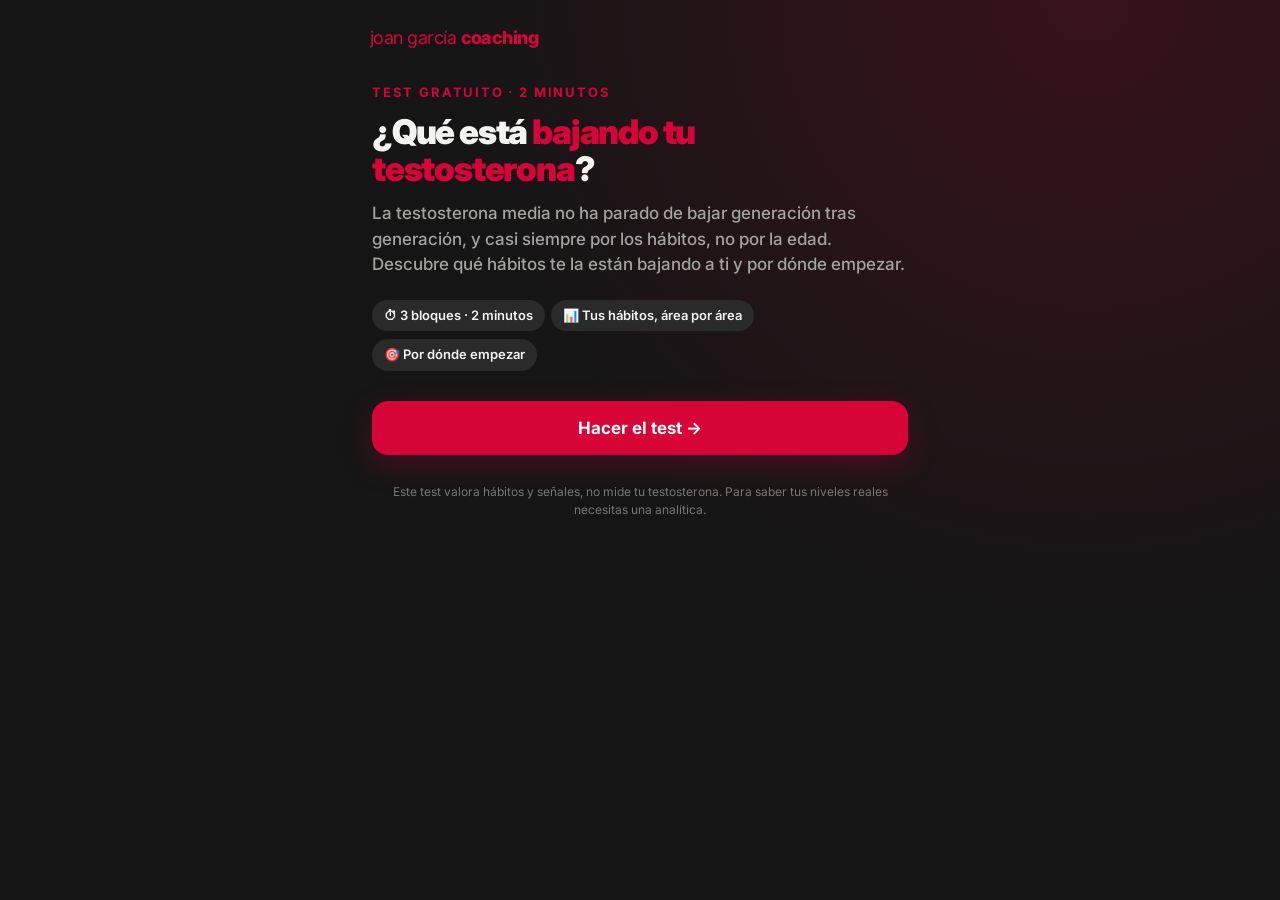
<file: testosterona/index.html>
<!DOCTYPE html>
<html lang="es">
<head>
<meta charset="UTF-8">
<meta name="viewport" content="width=device-width, initial-scale=1.0">
<title>¿Qué está bajando tu testosterona? · Test de Joan García</title>
<meta name="description" content="Test gratuito de 2 minutos: descubre qué hábitos están bajando tu testosterona y por dónde empezar.">
<meta property="og:title" content="¿Qué está bajando tu testosterona?">
<meta property="og:description" content="Test gratuito de 2 minutos: descubre qué hábitos están bajando tu testosterona y por dónde empezar.">
<link rel="preconnect" href="https://fonts.googleapis.com">
<link rel="preconnect" href="https://fonts.gstatic.com" crossorigin>
<link href="https://fonts.googleapis.com/css2?family=Inter:wght@400;500;600;700;800;900&display=swap" rel="stylesheet">
<link rel="stylesheet" href="../comun.css">
</head>
<body>
<div class="wrap">
  <div class="top"><div class="logo">joan garcía <b>coaching</b></div></div>

  <section id="intro" class="card intro">
    <p class="eyebrow">Test gratuito · 2 minutos</p>
    <h1>¿Qué está <span>bajando tu testosterona</span>?</h1>
    <p class="sub">La testosterona media no ha parado de bajar generación tras generación, y casi siempre por los hábitos, no por la edad. Descubre qué hábitos te la están bajando a ti y por dónde empezar.</p>
    <div style="margin-bottom:22px"><span class="pill">⏱ 3 bloques · 2 minutos</span><span class="pill">📊 Tus hábitos, área por área</span><span class="pill">🎯 Por dónde empezar</span></div>
    <button class="btn btn-rojo" onclick="JG.empezar()">Hacer el test →</button>
  </section>

  <section id="quiz" class="card oculto">
    <div class="progreso"><div id="barra"></div></div>
    <div class="paso" id="paso"></div>
    <div id="pregunta"></div>
    <div class="error" id="error"></div>
    <button class="btn btn-rojo" id="siguiente" onclick="JG.siguiente()">Siguiente →</button>
    <button class="btn btn-sec" id="atras" onclick="JG.atras()">← Atrás</button>
  </section>

  <section id="cargando" class="card cargando oculto">
    <div class="spinner"></div>
    <h2 id="cargaTxt">Analizando tus respuestas…</h2>
  </section>

  <section id="resultado" class="card oculto"></section>

  <p class="nota">Este test valora hábitos y señales, no mide tu testosterona. Para saber tus niveles reales necesitas una analítica.</p>
</div>

<script src="../comun.js"></script>
<script src="test.js"></script>
</body>
</html>
</file>
<file: comun.css>
/* Estilos comunes de los recursos de Joan García · Fuerte Sin Estrés */
:root{--rojo:#d70438;--rojo-osc:#a8032c;--fondo:#151515;--card:#1f1f1f;--card2:#2a2a2a;--texto:#f4f4f2;--gris:#a3a3a0;--borde:#333;--verde:#7fb36e;--naranja:#f0a020}
*{box-sizing:border-box;margin:0;padding:0}
body{font-family:'Inter',system-ui,-apple-system,sans-serif;background:var(--fondo);color:var(--texto);line-height:1.5;min-height:100vh;background-image:radial-gradient(circle at 85% 0%,rgba(215,4,56,.18),transparent 45%)}
.wrap{max-width:576px;margin:0 auto;padding:24px 18px 48px}
.top{margin-bottom:26px}
.logo{font-size:18px;letter-spacing:-.03em;color:var(--rojo)}
.logo b{font-weight:800}
.card{background:var(--card);border:1px solid var(--borde);border-radius:24px;padding:28px 22px}
.intro{background:transparent;border:none;padding:6px 2px}
.eyebrow{font-size:13px;font-weight:700;letter-spacing:.14em;text-transform:uppercase;color:var(--rojo);margin-bottom:10px}
h1{font-size:34px;line-height:1.1;font-weight:900;letter-spacing:-.035em;margin-bottom:14px}
h1 span,.rojo{color:var(--rojo)}
h2{font-size:21px;line-height:1.3;font-weight:800;letter-spacing:-.01em;margin-bottom:6px}
h3{font-size:17px;font-weight:800;margin-bottom:10px}
p.sub{color:var(--gris);font-size:17px;font-weight:500;margin-bottom:22px}
.muted{color:var(--gris)}
.pill{display:inline-block;background:var(--card2);color:var(--texto);font-size:13px;font-weight:600;padding:6px 12px;border-radius:999px;margin:0 6px 8px 0}
.btn{display:block;width:100%;border:none;border-radius:16px;padding:17px 18px;font-family:inherit;font-size:17px;font-weight:700;cursor:pointer;transition:transform .1s,background .2s;text-align:center;text-decoration:none}
.btn:active{transform:scale(.98)}
.btn:disabled{opacity:.4;cursor:not-allowed}
.btn-rojo{background:var(--rojo);color:#fff;box-shadow:0 10px 30px rgba(215,4,56,.25)}
.btn-rojo:hover{background:var(--rojo-osc)}
.btn-wa{background:#25d366;color:#0b2e17}
.btn-sec{background:transparent;color:var(--gris);font-weight:600;font-size:15px;padding:12px;margin-top:6px}
.btn-borde{background:transparent;color:var(--texto);border:2px solid var(--borde);margin-top:10px}
.progreso{height:6px;background:var(--card2);border-radius:999px;overflow:hidden;margin-bottom:8px}
.progreso div{height:100%;background:var(--rojo);width:0;transition:width .35s}
.paso{font-size:13px;color:var(--gris);font-weight:600;margin-bottom:18px}
.ayuda{color:var(--gris);font-size:14px;margin-bottom:18px}
.opciones{display:flex;flex-direction:column;gap:10px;margin-bottom:18px}
.opcion{display:flex;align-items:center;gap:12px;width:100%;text-align:left;background:var(--card2);border:2px solid var(--borde);border-radius:14px;padding:15px 16px;font-family:inherit;font-size:16px;font-weight:500;color:var(--texto);cursor:pointer;transition:border-color .15s,background .15s}
.opcion:hover{border-color:#555}
.opcion.sel{border-color:var(--rojo);background:rgba(215,4,56,.12)}
.opcion .check{flex:0 0 22px;height:22px;border-radius:50%;border:2px solid #555;display:flex;align-items:center;justify-content:center;font-size:13px;color:#fff}
.opcion.multi .check{border-radius:6px}
.opcion.sel .check{background:var(--rojo);border-color:var(--rojo)}
.campos{display:grid;grid-template-columns:1fr 1fr;gap:12px;margin-bottom:18px}
.campo label{display:block;font-size:14px;font-weight:600;margin-bottom:6px;color:var(--gris)}
.campo input{width:100%;padding:15px 14px;font-family:inherit;font-size:18px;font-weight:700;border:2px solid var(--borde);border-radius:14px;color:var(--texto);background:#111}
.campo input:focus{outline:none;border-color:var(--rojo)}
.campo.full{grid-column:1/-1}
.error{color:#ff4d73;font-size:14px;font-weight:600;margin:-8px 0 14px;min-height:1px}
.oculto{display:none}
.cargando{text-align:center;padding:40px 10px}
.spinner{width:46px;height:46px;border:5px solid var(--card2);border-top-color:var(--rojo);border-radius:50%;margin:0 auto 20px;animation:g .9s linear infinite}
@keyframes g{to{transform:rotate(360deg)}}
.res-bloque{margin-bottom:28px}
.score{display:flex;align-items:center;gap:18px;margin-bottom:12px}
.anillo{flex:0 0 104px;height:104px;border-radius:50%;position:relative}
.anillo .num{position:absolute;inset:10px;background:var(--card);border-radius:50%;display:flex;flex-direction:column;align-items:center;justify-content:center}
.anillo .num b{font-size:30px;font-weight:900;line-height:1}
.anillo .num small{font-size:12px;color:var(--gris)}
.etiqueta{font-size:12px;font-weight:700;text-transform:uppercase;letter-spacing:.08em}
.barras{display:flex;flex-direction:column;gap:12px}
.barra .l{display:flex;justify-content:space-between;font-size:14px;font-weight:700;gap:10px}
.barra .t{height:10px;background:var(--card2);border-radius:999px;overflow:hidden;margin-top:6px}
.barra .t div{height:100%;border-radius:999px}
.destacado{background:#111;border-left:4px solid var(--rojo);border-radius:12px;padding:16px;font-size:16px}
.destacado b{color:#ff4d73}
.errores{list-style:none;display:flex;flex-direction:column;gap:10px}
.errores li{background:rgba(215,4,56,.08);border-left:4px solid var(--rojo);border-radius:12px;padding:12px 14px;font-size:15px;color:#d8d8d4}
.errores li b{display:block;margin-bottom:2px;color:var(--texto)}
.errores li.bien{background:rgba(127,179,110,.1);border-left-color:var(--verde)}
ol.acciones{list-style:none;display:flex;flex-direction:column;gap:10px}
ol.acciones li{display:flex;gap:14px;background:var(--card2);border-radius:16px;padding:14px 16px;font-weight:600;font-size:15px}
ol.acciones li i{flex:0 0 30px;height:30px;border-radius:50%;background:var(--rojo);color:#fff;font-style:normal;font-weight:900;display:flex;align-items:center;justify-content:center;font-size:14px}
.tiempos{display:flex;flex-direction:column;gap:10px}
.tiempo{border-radius:16px;padding:16px;display:flex;justify-content:space-between;align-items:center;gap:10px}
.tiempo.solo{background:var(--card2)}
.tiempo.plan{background:var(--rojo);color:#fff}
.tiempo span{font-size:14px;font-weight:600;max-width:58%}
.tiempo b{font-size:20px;font-weight:900;text-align:right}
.tiempo b small{display:block;font-weight:600;font-size:12px}
.fases{display:flex;flex-direction:column;gap:10px;margin-top:14px}
.fase{display:flex;gap:12px;align-items:flex-start;font-size:15px;color:#d8d8d4}
.fase b{color:var(--texto)}
.fase i{flex:0 0 28px;height:28px;border-radius:50%;background:var(--card2);font-style:normal;font-weight:800;display:flex;align-items:center;justify-content:center;font-size:14px;color:var(--rojo)}
.cta{background:linear-gradient(160deg,rgba(215,4,56,.18),rgba(215,4,56,.05));border:2px solid var(--rojo);border-radius:20px;padding:22px 18px;text-align:center}
.cta p{margin-bottom:14px;font-size:16px}
.cta small{display:block;color:var(--gris);font-size:13px;margin-top:12px}
.cta small a{color:var(--texto)}
.nota{font-size:12px;color:#777;margin-top:22px;text-align:center}
.toast{position:fixed;left:50%;bottom:24px;transform:translateX(-50%);background:#fff;color:#151515;padding:12px 18px;border-radius:12px;font-size:14px;font-weight:700;opacity:0;transition:opacity .3s;pointer-events:none;max-width:90%;text-align:center}
.toast.on{opacity:1}
.fade{animation:fd .35s ease}
@keyframes fd{from{opacity:0;transform:translateY(8px)}to{opacity:1;transform:none}}
@media (max-width:380px){h1{font-size:29px}}
/* v2: test por páginas */
.preg{padding:18px 0;border-top:1px solid var(--borde)}
.preg:first-of-type{border-top:none}
.preg-t{font-size:16px;font-weight:700;line-height:1.4;margin-bottom:12px;display:flex;gap:10px}
.preg-t .num{flex:0 0 24px;height:24px;border-radius:50%;background:var(--card2);color:var(--rojo);font-size:12px;font-weight:800;display:flex;align-items:center;justify-content:center;margin-top:1px}
.preg .ayuda{margin:-6px 0 12px 34px;font-size:13px}
.oblig{color:var(--rojo)}
.preg .opciones{margin-bottom:0}
.opciones.grid{display:grid;grid-template-columns:1fr 1fr;gap:8px}
.opciones.grid .opcion{padding:12px;font-size:15px;justify-content:center;text-align:center}
.opciones.grid .opcion .check{display:none}
.opciones.grid .opcion.ns{grid-column:1/-1}
.preg .opcion{padding:12px 14px;font-size:15px}
.opcion.ns{background:transparent;border-style:dashed;color:var(--gris)}
.opcion.ns.sel{color:var(--texto)}
.errores li.ciego{background:rgba(240,160,32,.08);border-left-color:var(--naranja)}
.kcal{display:grid;grid-template-columns:1fr 1fr;gap:10px;margin:14px 0}
.kcal div{border-radius:16px;padding:14px;text-align:center;background:var(--card2)}
.kcal .pot{background:rgba(127,179,110,.14);border:1px solid rgba(127,179,110,.4)}
.kcal small{display:block;font-size:12px;color:var(--gris);font-weight:600;line-height:1.3}
.kcal b{display:block;font-size:26px;font-weight:900;margin:4px 0 0}
/* v3: pantalla final sin pedir datos */
.listo{text-align:center;padding:26px 0 18px}
.listo-ico{width:72px;height:72px;margin:0 auto 16px;border-radius:50%;background:var(--rojo);color:#fff;font-size:38px;font-weight:900;display:flex;align-items:center;justify-content:center}
.listo h2{margin:0}
.kcal .dif{display:block;margin-top:6px;font-size:14px;font-weight:800;color:#7fb36e}
.inc{text-align:center;margin:4px 0 14px;font-size:28px;font-weight:900;color:#7fb36e;line-height:1.15}
.inc small{display:block;font-size:13px;color:var(--gris);font-weight:600;margin-top:4px}
</file>
